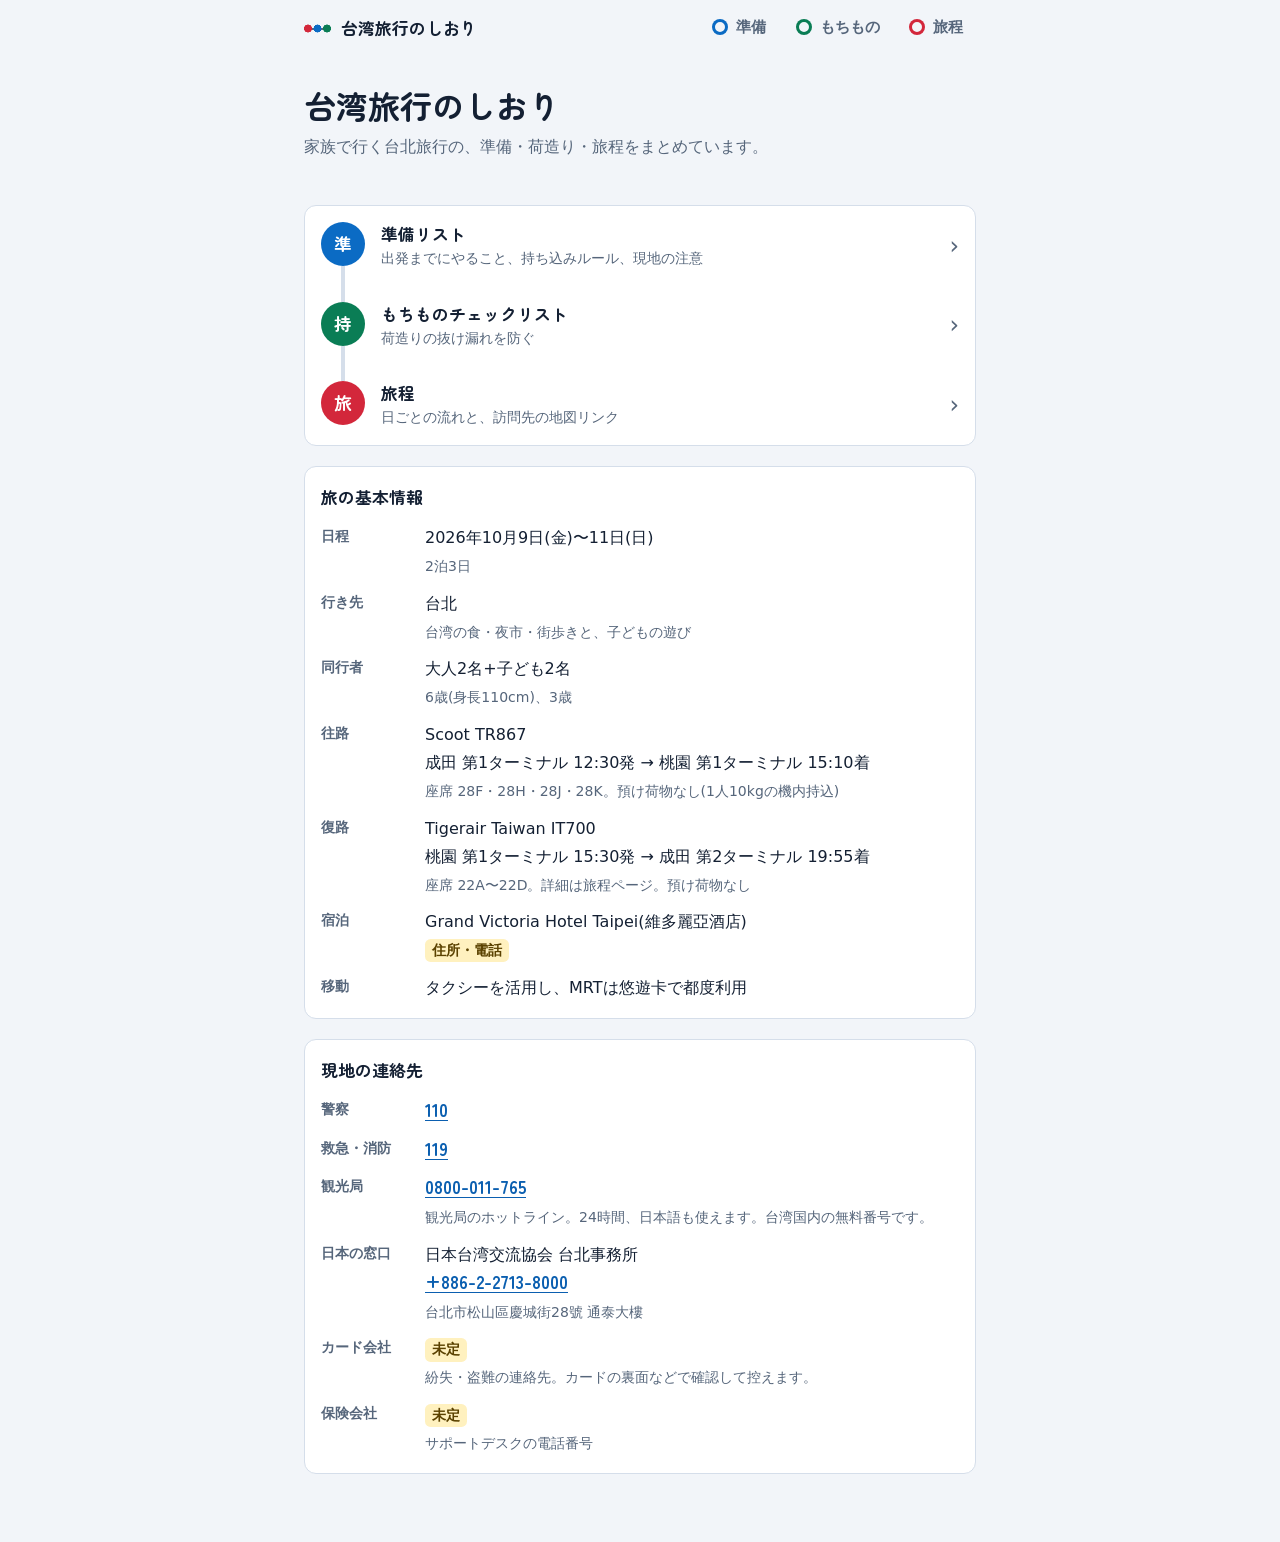
<file: index.html>
<!doctype html>
<html lang="ja">
<head>
  <meta charset="utf-8">
  <meta name="viewport" content="width=device-width, initial-scale=1">
  <title>台湾旅行のしおり</title>
  <meta name="description" content="家族で行く台北旅行(2026年10月9日〜11日)の、準備リスト・もちものチェックリスト・旅程をまとめたしおりです。">
  <meta name="theme-color" content="#f2f5f9" media="(prefers-color-scheme: light)">
  <meta name="theme-color" content="#0e1621" media="(prefers-color-scheme: dark)">
  <link rel="icon" href="assets/favicon.svg" type="image/svg+xml">
  <link rel="preconnect" href="https://fonts.googleapis.com">
  <link rel="preconnect" href="https://fonts.gstatic.com" crossorigin>
  <link rel="stylesheet" href="https://fonts.googleapis.com/css2?family=Zen+Maru+Gothic:wght@500;700&amp;display=swap">
  <link rel="stylesheet" href="assets/style.css">
  <script src="assets/app.js" defer></script>
</head>
<body data-page="home">
  <header class="site-header">
    <div class="site-header__inner">
      <a class="brand" href="index.html">台湾旅行のしおり</a>
      <nav class="tabs" aria-label="ページ切り替え">
        <a class="line-bl" href="prep.html">準備</a>
        <a class="line-g" href="packing.html">もちもの</a>
        <a class="line-r" href="itinerary.html">旅程</a>
      </nav>
    </div>
  </header>

  <main class="page">
    <section class="hero" aria-labelledby="title">
      <h1 id="title">台湾旅行のしおり</h1>
      <p class="lead">家族で行く台北旅行の、準備・荷造り・旅程をまとめています。</p>
    </section>

    <nav aria-label="しおりの内容">
      <ol class="route">
        <li class="line-bl"><a href="prep.html"><span class="badge" aria-hidden="true">準</span><span class="route__text"><span class="route__title">準備リスト</span><span class="route__desc">出発までにやること、持ち込みルール、現地の注意</span></span></a></li>
        <li class="line-g"><a href="packing.html"><span class="badge" aria-hidden="true">持</span><span class="route__text"><span class="route__title">もちものチェックリスト</span><span class="route__desc">荷造りの抜け漏れを防ぐ</span></span></a></li>
        <li class="line-r"><a href="itinerary.html"><span class="badge" aria-hidden="true">旅</span><span class="route__text"><span class="route__title">旅程</span><span class="route__desc">日ごとの流れと、訪問先の地図リンク</span></span></a></li>
      </ol>
    </nav>

    <section class="card" aria-labelledby="info-title">
      <h2 id="info-title">旅の基本情報</h2>
      <dl class="info">
        <dt>日程</dt><dd>2026年10月9日(金)〜11日(日)<br><span class="sub">2泊3日</span></dd>
        <dt>行き先</dt><dd>台北<br><span class="sub">台湾の食・夜市・街歩きと、子どもの遊び</span></dd>
        <dt>同行者</dt><dd>大人2名+子ども2名<br><span class="sub">6歳(身長110cm)、3歳</span></dd>
        <dt>往路</dt><dd>Scoot TR867<br>成田 第1ターミナル 12:30発 → 桃園 第1ターミナル 15:10着<br><span class="sub">座席 28F・28H・28J・28K。預け荷物なし(1人10kgの機内持込)</span></dd>
        <dt>復路</dt><dd>Tigerair Taiwan IT700<br>桃園 第1ターミナル 15:30発 → 成田 第2ターミナル 19:55着<br><span class="sub">座席 22A〜22D。詳細は旅程ページ。預け荷物なし</span></dd>
        <dt>宿泊</dt><dd>Grand Victoria Hotel Taipei(維多麗亞酒店)<br><span class="tbd">住所・電話</span></dd>
        <dt>移動</dt><dd>タクシーを活用し、MRTは悠遊卡で都度利用</dd>
      </dl>
    </section>

    <section class="card" aria-labelledby="sos-title">
      <h2 id="sos-title">現地の連絡先</h2>
      <dl class="info">
        <dt>警察</dt><dd><a class="num" href="tel:110">110</a></dd>
        <dt>救急・消防</dt><dd><a class="num" href="tel:119">119</a></dd>
        <dt>観光局</dt><dd><a class="num" href="tel:0800011765">0800-011-765</a><br><span class="sub">観光局のホットライン。24時間、日本語も使えます。台湾国内の無料番号です。</span></dd>
        <dt>日本の窓口</dt><dd>日本台湾交流協会 台北事務所<br><a class="num" href="tel:+886227138000">+886-2-2713-8000</a><br><span class="sub">台北市松山區慶城街28號 通泰大樓</span></dd>
        <dt>カード会社</dt><dd><span class="tbd">未定</span><br><span class="sub">紛失・盗難の連絡先。カードの裏面などで確認して控えます。</span></dd>
        <dt>保険会社</dt><dd><span class="tbd">未定</span><br><span class="sub">サポートデスクの電話番号</span></dd>
      </dl>
    </section>
  </main>
</body>
</html>
</file>
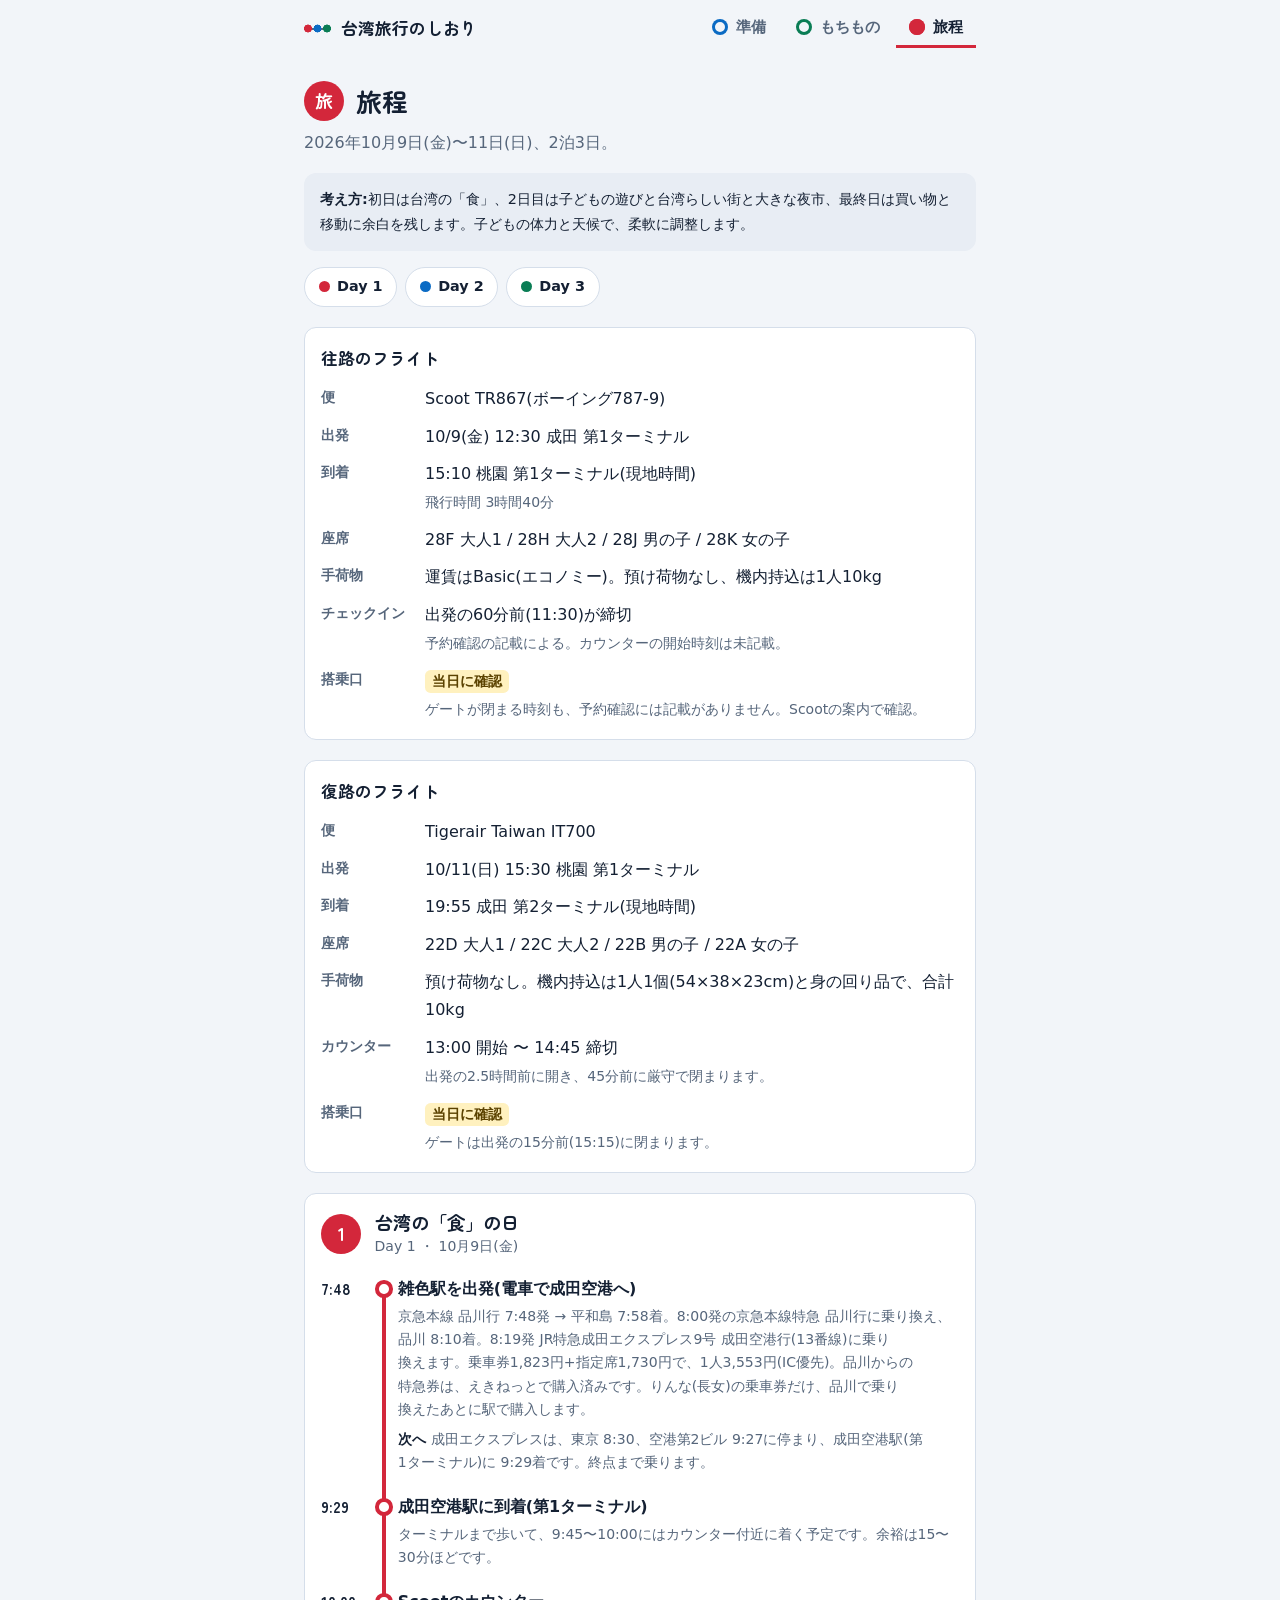
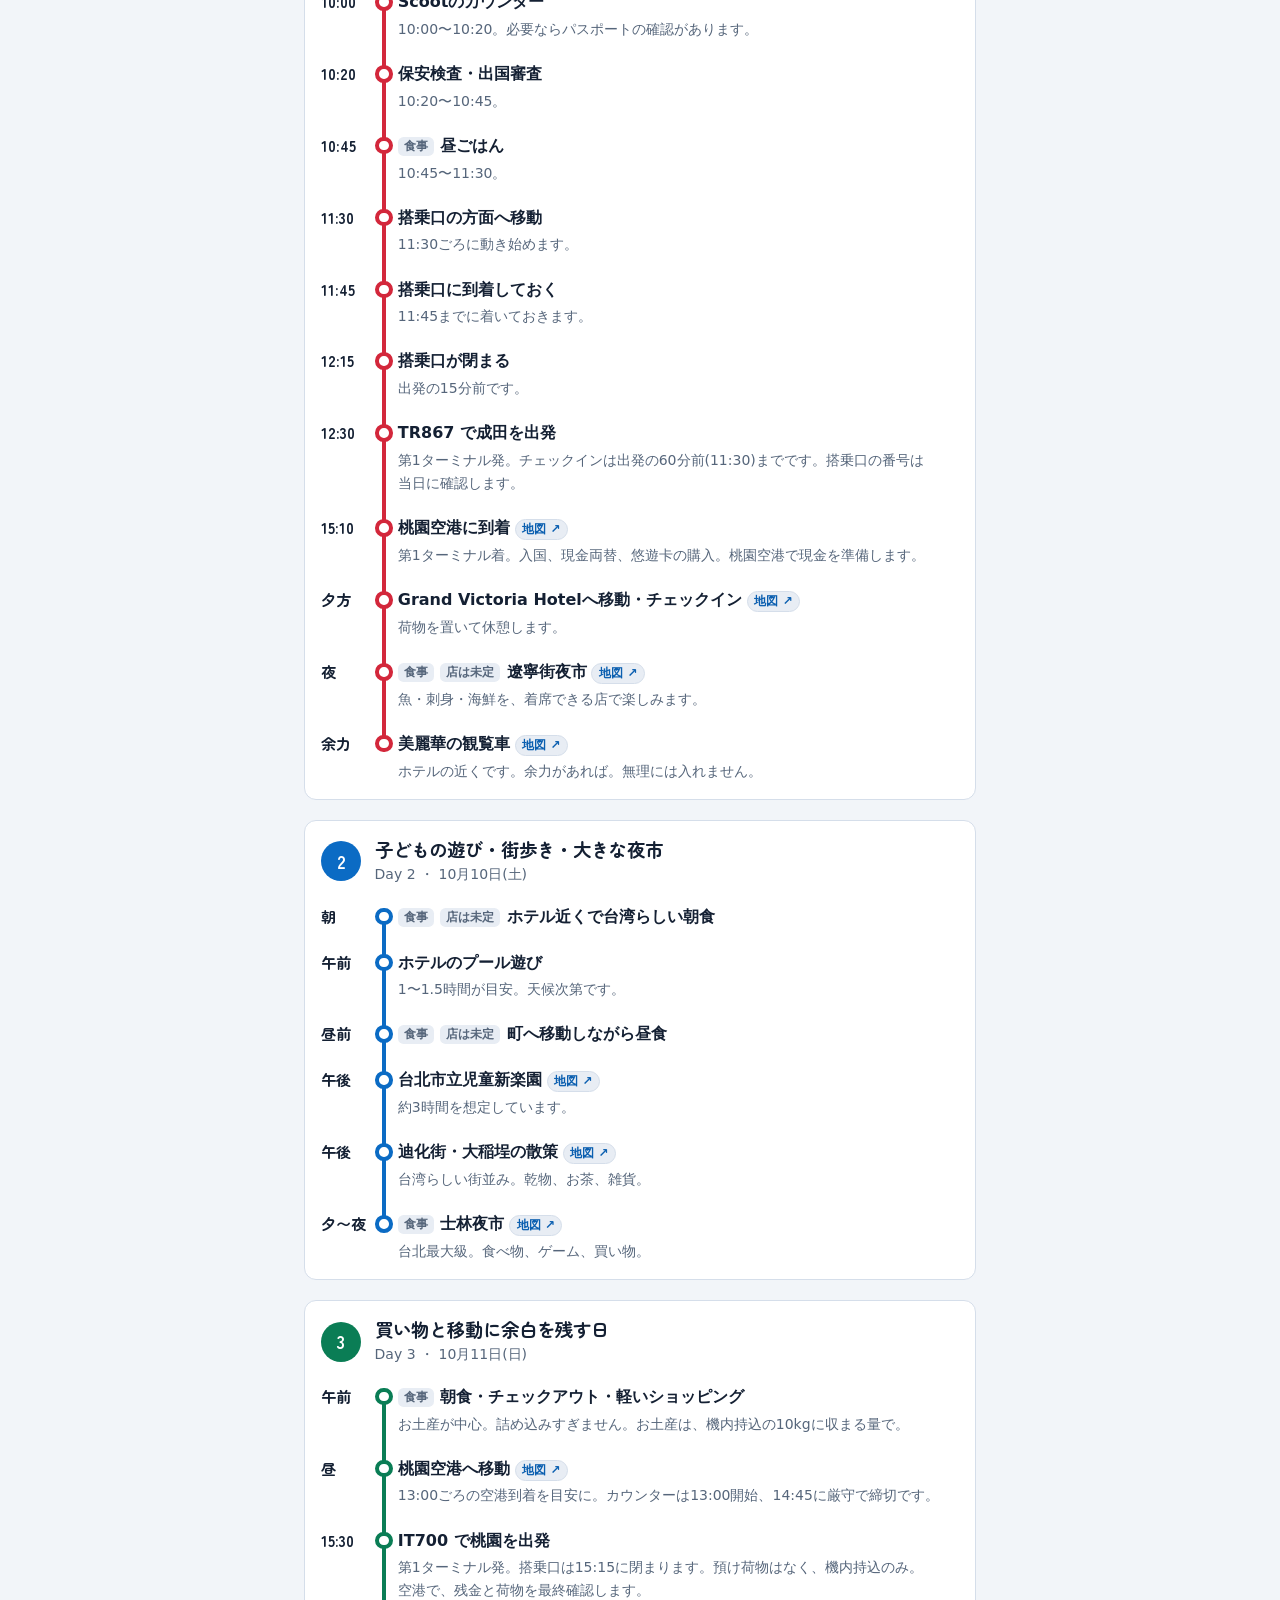
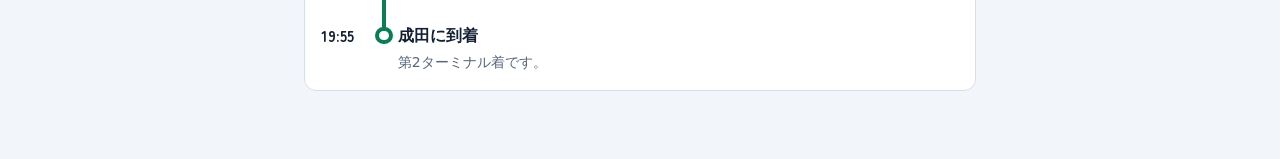
<file: itinerary.html>
<!doctype html>
<html lang="ja">
<head>
  <meta charset="utf-8">
  <meta name="viewport" content="width=device-width, initial-scale=1">
  <title>旅程 | 台湾旅行のしおり</title>
  <meta name="description" content="台湾旅行(2026年10月9日〜11日)の日ごとの旅程です。訪問先には地図へのリンクがあります。">
  <meta name="theme-color" content="#f2f5f9" media="(prefers-color-scheme: light)">
  <meta name="theme-color" content="#0e1621" media="(prefers-color-scheme: dark)">
  <link rel="icon" href="assets/favicon.svg" type="image/svg+xml">
  <link rel="preconnect" href="https://fonts.googleapis.com">
  <link rel="preconnect" href="https://fonts.gstatic.com" crossorigin>
  <link rel="stylesheet" href="https://fonts.googleapis.com/css2?family=Zen+Maru+Gothic:wght@500;700&amp;display=swap">
  <link rel="stylesheet" href="assets/style.css">
  <script src="assets/app.js" defer></script>
</head>
<body data-page="itinerary" class="line-r">
  <header class="site-header">
    <div class="site-header__inner">
      <a class="brand" href="index.html">台湾旅行のしおり</a>
      <nav class="tabs" aria-label="ページ切り替え">
        <a class="line-bl" href="prep.html">準備</a>
        <a class="line-g" href="packing.html">もちもの</a>
        <a class="line-r" href="itinerary.html" aria-current="page">旅程</a>
      </nav>
    </div>
  </header>

  <main class="page">
    <h1 class="page-title"><span class="badge" aria-hidden="true">旅</span>旅程</h1>
    <p class="lead">2026年10月9日(金)〜11日(日)、2泊3日。</p>
    <p class="notice"><strong>考え方:</strong>初日は台湾の「食」、2日目は子どもの遊びと台湾らしい街と大きな夜市、最終日は買い物と移動に余白を残します。子どもの体力と天候で、柔軟に調整します。</p>

    <ul class="chips" aria-label="日程へ移動">
      <li><a class="line-r" href="#day1">Day 1</a></li>
      <li><a class="line-bl" href="#day2">Day 2</a></li>
      <li><a class="line-g" href="#day3">Day 3</a></li>
    </ul>

    <section class="card" aria-labelledby="flight-out-title">
      <h2 id="flight-out-title">往路のフライト</h2>
      <dl class="info">
        <dt>便</dt>
        <dd>Scoot TR867(ボーイング787-9)</dd>
        <dt>出発</dt>
        <dd>10/9(金) 12:30 成田 第1ターミナル</dd>
        <dt>到着</dt>
        <dd>15:10 桃園 第1ターミナル(現地時間)<br><span class="sub">飛行時間 3時間40分</span></dd>
        <dt>座席</dt>
        <dd>28F 大人1 / 28H 大人2 / 28J 男の子 / 28K 女の子</dd>
        <dt>手荷物</dt>
        <dd>運賃はBasic(エコノミー)。預け荷物なし、機内持込は1人10kg</dd>
        <dt>チェックイン</dt>
        <dd>出発の60分前(11:30)が締切<br><span class="sub">予約確認の記載による。カウンターの開始時刻は未記載。</span></dd>
        <dt>搭乗口</dt>
        <dd><span class="tbd">当日に確認</span><br><span class="sub">ゲートが閉まる時刻も、予約確認には記載がありません。Scootの案内で確認。</span></dd>
      </dl>
    </section>
    <section class="card" aria-labelledby="flight-back-title">
      <h2 id="flight-back-title">復路のフライト</h2>
      <dl class="info">
        <dt>便</dt>
        <dd>Tigerair Taiwan IT700</dd>
        <dt>出発</dt>
        <dd>10/11(日) 15:30 桃園 第1ターミナル</dd>
        <dt>到着</dt>
        <dd>19:55 成田 第2ターミナル(現地時間)</dd>
        <dt>座席</dt>
        <dd>22D 大人1 / 22C 大人2 / 22B 男の子 / 22A 女の子</dd>
        <dt>手荷物</dt>
        <dd>預け荷物なし。機内持込は1人1個(54×38×23cm)と身の回り品で、合計10kg</dd>
        <dt>カウンター</dt>
        <dd>13:00 開始 〜 14:45 締切<br><span class="sub">出発の2.5時間前に開き、45分前に厳守で閉まります。</span></dd>
        <dt>搭乗口</dt>
        <dd><span class="tbd">当日に確認</span><br><span class="sub">ゲートは出発の15分前(15:15)に閉まります。</span></dd>
      </dl>
    </section>

    <section class="day line-r" id="day1" aria-labelledby="day1-title">
      <header class="day__head">
        <span class="badge" aria-hidden="true">1</span>
        <div>
          <h2 id="day1-title">台湾の「食」の日</h2>
          <p class="day__date">Day 1 ・ 10月9日(金)</p>
        </div>
      </header>
      <ol class="stops">
        <li class="stop">
          <span class="stop__time">7:48</span>
          <div class="stop__body">
            <p class="stop__title">雑色駅を出発(電車で成田空港へ)</p>
            <p class="stop__note">京急本線 品川行 7:48発 → 平和島 7:58着。8:00発の京急本線特急 品川行に乗り換え、品川 8:10着。8:19発 JR特急成田エクスプレス9号 成田空港行(13番線)に乗り換えます。乗車券1,823円+指定席1,730円で、1人3,553円(IC優先)。品川からの特急券は、えきねっとで購入済みです。りんな(長女)の乗車券だけ、品川で乗り換えたあとに駅で購入します。</p>
            <p class="stop__move">成田エクスプレスは、東京 8:30、空港第2ビル 9:27に停まり、成田空港駅(第1ターミナル)に 9:29着です。終点まで乗ります。</p>
          </div>
        </li>
        <li class="stop">
          <span class="stop__time">9:29</span>
          <div class="stop__body">
            <p class="stop__title">成田空港駅に到着(第1ターミナル)</p>
            <p class="stop__note">ターミナルまで歩いて、9:45〜10:00にはカウンター付近に着く予定です。余裕は15〜30分ほどです。</p>
          </div>
        </li>
        <li class="stop">
          <span class="stop__time">10:00</span>
          <div class="stop__body">
            <p class="stop__title">Scootのカウンター</p>
            <p class="stop__note">10:00〜10:20。必要ならパスポートの確認があります。</p>
          </div>
        </li>
        <li class="stop">
          <span class="stop__time">10:20</span>
          <div class="stop__body">
            <p class="stop__title">保安検査・出国審査</p>
            <p class="stop__note">10:20〜10:45。</p>
          </div>
        </li>
        <li class="stop">
          <span class="stop__time">10:45</span>
          <div class="stop__body">
            <p class="stop__title"><span class="tag">食事</span>昼ごはん</p>
            <p class="stop__note">10:45〜11:30。</p>
          </div>
        </li>
        <li class="stop">
          <span class="stop__time">11:30</span>
          <div class="stop__body">
            <p class="stop__title">搭乗口の方面へ移動</p>
            <p class="stop__note">11:30ごろに動き始めます。</p>
          </div>
        </li>
        <li class="stop">
          <span class="stop__time">11:45</span>
          <div class="stop__body">
            <p class="stop__title">搭乗口に到着しておく</p>
            <p class="stop__note">11:45までに着いておきます。</p>
          </div>
        </li>
        <li class="stop">
          <span class="stop__time">12:15</span>
          <div class="stop__body">
            <p class="stop__title">搭乗口が閉まる</p>
            <p class="stop__note">出発の15分前です。</p>
          </div>
        </li>
        <li class="stop">
          <span class="stop__time">12:30</span>
          <div class="stop__body">
            <p class="stop__title">TR867 で成田を出発</p>
            <p class="stop__note">第1ターミナル発。チェックインは出発の60分前(11:30)までです。搭乗口の番号は当日に確認します。</p>
          </div>
        </li>
        <li class="stop">
          <span class="stop__time">15:10</span>
          <div class="stop__body">
            <p class="stop__title">桃園空港に到着<a class="map" href="https://www.google.com/maps/search/?api=1&amp;query=桃園國際機場 第1航廈" target="_blank" rel="noopener">地図</a></p>
            <p class="stop__note">第1ターミナル着。入国、現金両替、悠遊卡の購入。桃園空港で現金を準備します。</p>
          </div>
        </li>
        <li class="stop">
          <span class="stop__time">夕方</span>
          <div class="stop__body">
            <p class="stop__title">Grand Victoria Hotelへ移動・チェックイン<a class="map" href="https://www.google.com/maps/search/?api=1&amp;query=台北維多麗亞酒店" target="_blank" rel="noopener">地図</a></p>
            <p class="stop__note">荷物を置いて休憩します。</p>
          </div>
        </li>
        <li class="stop">
          <span class="stop__time">夜</span>
          <div class="stop__body">
            <p class="stop__title"><span class="tag">食事</span><span class="tag">店は未定</span>遼寧街夜市<a class="map" href="https://www.google.com/maps/search/?api=1&amp;query=遼寧街夜市" target="_blank" rel="noopener">地図</a></p>
            <p class="stop__note">魚・刺身・海鮮を、着席できる店で楽しみます。</p>
          </div>
        </li>
        <li class="stop">
          <span class="stop__time">余力</span>
          <div class="stop__body">
            <p class="stop__title">美麗華の観覧車<a class="map" href="https://www.google.com/maps/search/?api=1&amp;query=美麗華百樂園 摩天輪" target="_blank" rel="noopener">地図</a></p>
            <p class="stop__note">ホテルの近くです。余力があれば。無理には入れません。</p>
          </div>
        </li>
      </ol>
    </section>

    <section class="day line-bl" id="day2" aria-labelledby="day2-title">
      <header class="day__head">
        <span class="badge" aria-hidden="true">2</span>
        <div>
          <h2 id="day2-title">子どもの遊び・街歩き・大きな夜市</h2>
          <p class="day__date">Day 2 ・ 10月10日(土)</p>
        </div>
      </header>
      <ol class="stops">
        <li class="stop">
          <span class="stop__time">朝</span>
          <div class="stop__body">
            <p class="stop__title"><span class="tag">食事</span><span class="tag">店は未定</span>ホテル近くで台湾らしい朝食</p>
          </div>
        </li>
        <li class="stop">
          <span class="stop__time">午前</span>
          <div class="stop__body">
            <p class="stop__title">ホテルのプール遊び</p>
            <p class="stop__note">1〜1.5時間が目安。天候次第です。</p>
          </div>
        </li>
        <li class="stop">
          <span class="stop__time">昼前</span>
          <div class="stop__body">
            <p class="stop__title"><span class="tag">食事</span><span class="tag">店は未定</span>町へ移動しながら昼食</p>
          </div>
        </li>
        <li class="stop">
          <span class="stop__time">午後</span>
          <div class="stop__body">
            <p class="stop__title">台北市立児童新楽園<a class="map" href="https://www.google.com/maps/search/?api=1&amp;query=臺北市立兒童新樂園" target="_blank" rel="noopener">地図</a></p>
            <p class="stop__note">約3時間を想定しています。</p>
          </div>
        </li>
        <li class="stop">
          <span class="stop__time">午後</span>
          <div class="stop__body">
            <p class="stop__title">迪化街・大稲埕の散策<a class="map" href="https://www.google.com/maps/search/?api=1&amp;query=迪化街" target="_blank" rel="noopener">地図</a></p>
            <p class="stop__note">台湾らしい街並み。乾物、お茶、雑貨。</p>
          </div>
        </li>
        <li class="stop">
          <span class="stop__time">夕〜夜</span>
          <div class="stop__body">
            <p class="stop__title"><span class="tag">食事</span>士林夜市<a class="map" href="https://www.google.com/maps/search/?api=1&amp;query=士林夜市" target="_blank" rel="noopener">地図</a></p>
            <p class="stop__note">台北最大級。食べ物、ゲーム、買い物。</p>
          </div>
        </li>
      </ol>
    </section>

    <section class="day line-g" id="day3" aria-labelledby="day3-title">
      <header class="day__head">
        <span class="badge" aria-hidden="true">3</span>
        <div>
          <h2 id="day3-title">買い物と移動に余白を残す日</h2>
          <p class="day__date">Day 3 ・ 10月11日(日)</p>
        </div>
      </header>
      <ol class="stops">
        <li class="stop">
          <span class="stop__time">午前</span>
          <div class="stop__body">
            <p class="stop__title"><span class="tag">食事</span>朝食・チェックアウト・軽いショッピング</p>
            <p class="stop__note">お土産が中心。詰め込みすぎません。お土産は、機内持込の10kgに収まる量で。</p>
          </div>
        </li>
        <li class="stop">
          <span class="stop__time">昼</span>
          <div class="stop__body">
            <p class="stop__title">桃園空港へ移動<a class="map" href="https://www.google.com/maps/search/?api=1&amp;query=桃園國際機場 第1航廈" target="_blank" rel="noopener">地図</a></p>
            <p class="stop__note">13:00ごろの空港到着を目安に。カウンターは13:00開始、14:45に厳守で締切です。</p>
          </div>
        </li>
        <li class="stop">
          <span class="stop__time">15:30</span>
          <div class="stop__body">
            <p class="stop__title">IT700 で桃園を出発</p>
            <p class="stop__note">第1ターミナル発。搭乗口は15:15に閉まります。預け荷物はなく、機内持込のみ。空港で、残金と荷物を最終確認します。</p>
          </div>
        </li>
        <li class="stop">
          <span class="stop__time">19:55</span>
          <div class="stop__body">
            <p class="stop__title">成田に到着</p>
            <p class="stop__note">第2ターミナル着です。</p>
          </div>
        </li>
      </ol>
    </section>
  </main>
</body>
</html>
</file>
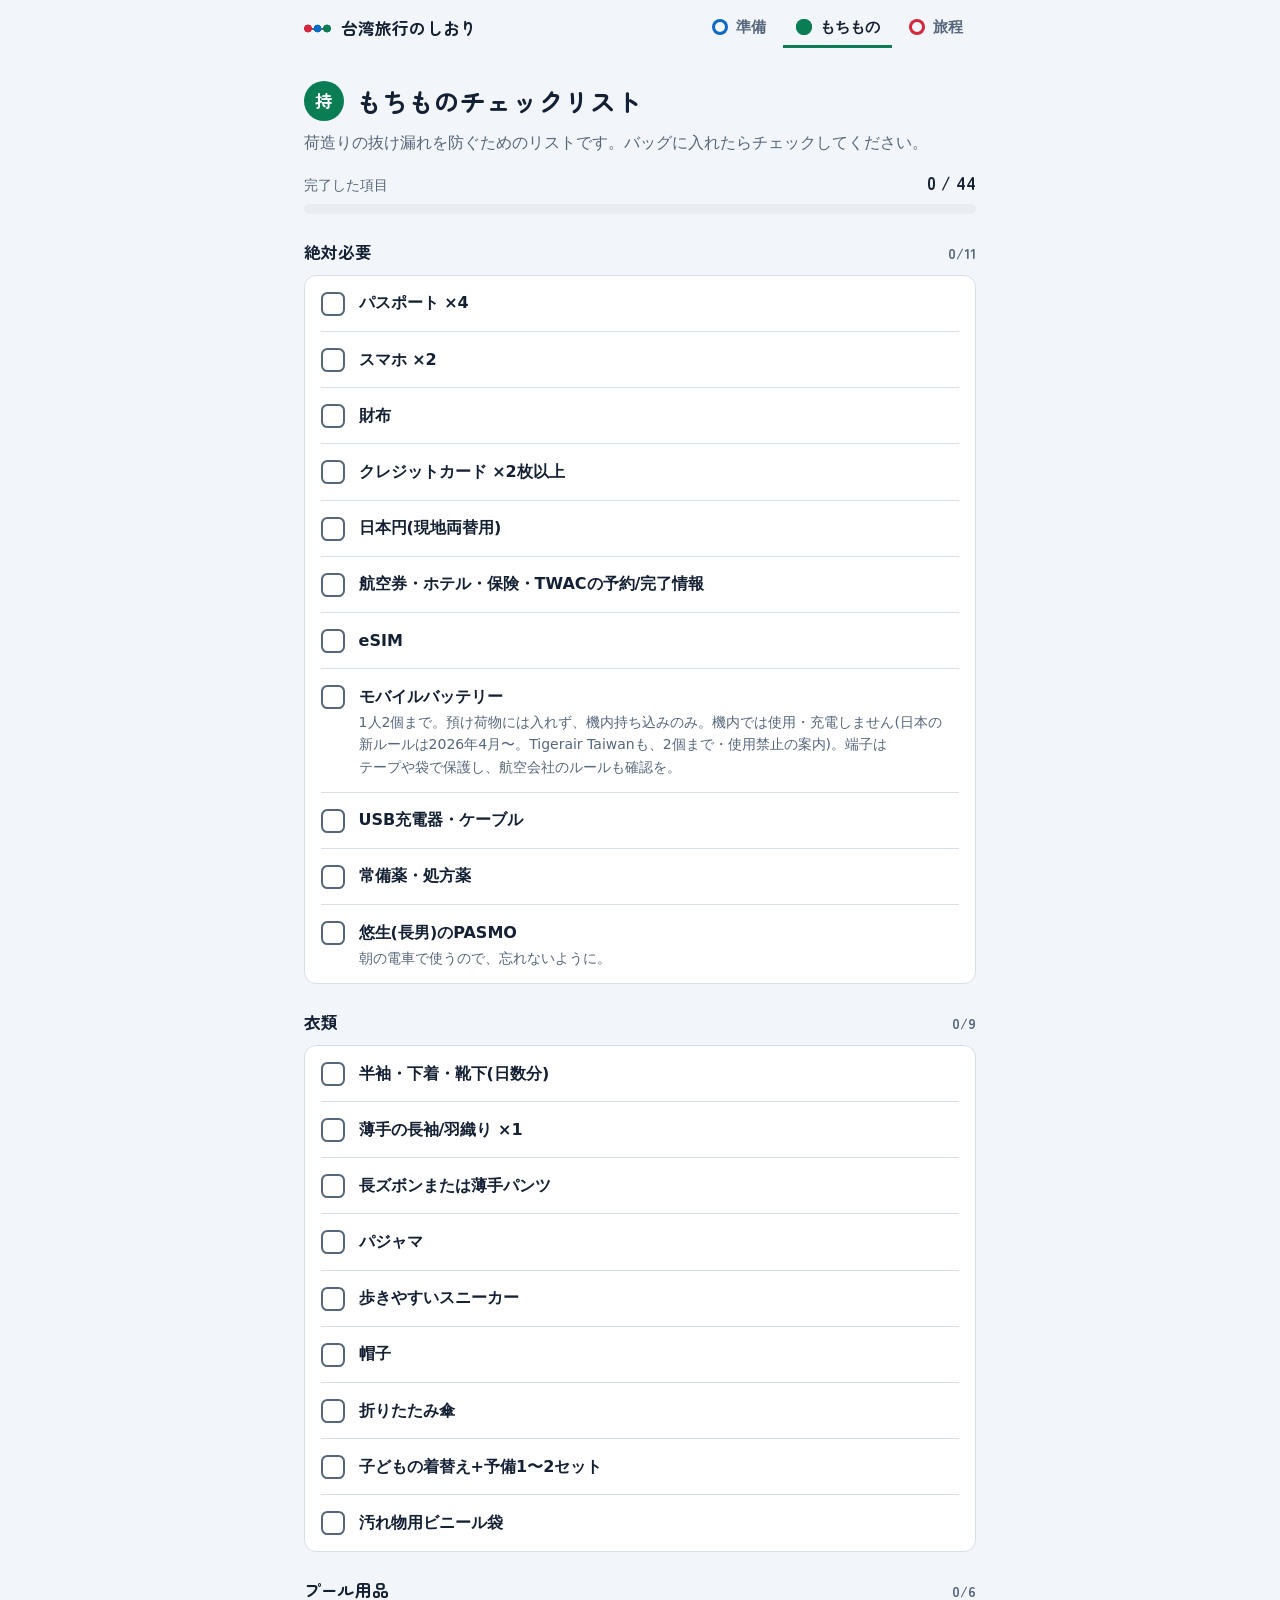
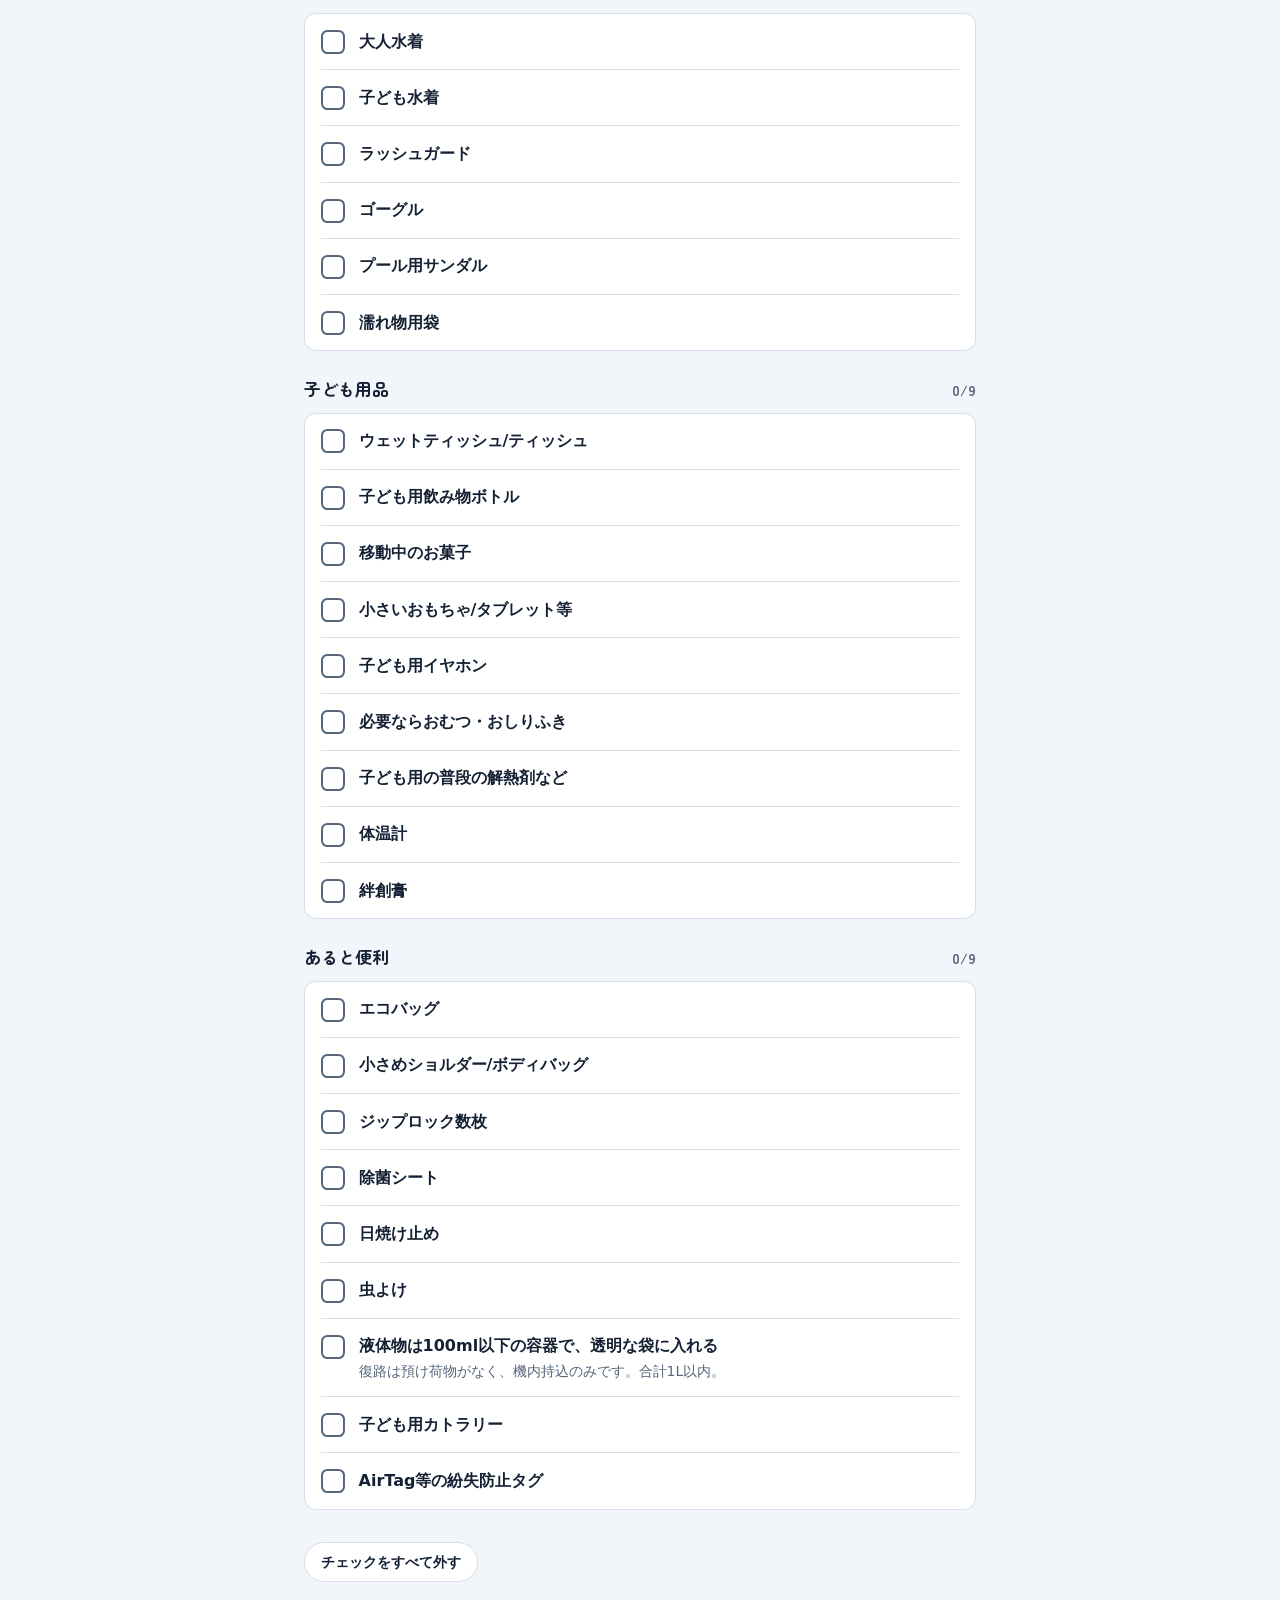
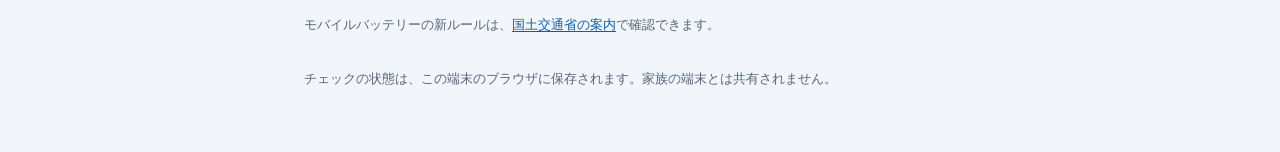
<file: packing.html>
<!doctype html>
<html lang="ja">
<head>
  <meta charset="utf-8">
  <meta name="viewport" content="width=device-width, initial-scale=1">
  <title>もちものチェックリスト | 台湾旅行のしおり</title>
  <meta name="description" content="台湾旅行の荷造りで、持ち物の抜け漏れを防ぐチェックリストです。">
  <meta name="theme-color" content="#f2f5f9" media="(prefers-color-scheme: light)">
  <meta name="theme-color" content="#0e1621" media="(prefers-color-scheme: dark)">
  <link rel="icon" href="assets/favicon.svg" type="image/svg+xml">
  <link rel="preconnect" href="https://fonts.googleapis.com">
  <link rel="preconnect" href="https://fonts.gstatic.com" crossorigin>
  <link rel="stylesheet" href="https://fonts.googleapis.com/css2?family=Zen+Maru+Gothic:wght@500;700&amp;display=swap">
  <link rel="stylesheet" href="assets/style.css">
  <script src="assets/app.js" defer></script>
</head>
<body data-page="packing" class="line-g">
  <header class="site-header">
    <div class="site-header__inner">
      <a class="brand" href="index.html">台湾旅行のしおり</a>
      <nav class="tabs" aria-label="ページ切り替え">
        <a class="line-bl" href="prep.html">準備</a>
        <a class="line-g" href="packing.html" aria-current="page">もちもの</a>
        <a class="line-r" href="itinerary.html">旅程</a>
      </nav>
    </div>
  </header>

  <main class="page">
    <h1 class="page-title"><span class="badge" aria-hidden="true">持</span>もちものチェックリスト</h1>
    <p class="lead">荷造りの抜け漏れを防ぐためのリストです。バッグに入れたらチェックしてください。</p>

    <div class="progress" aria-live="polite">
      <div class="progress__row"><span>完了した項目</span><strong class="progress__num" data-progress-text>0 / 0</strong></div>
      <progress class="bar" data-progress-bar value="0" max="1" aria-label="完了した項目の割合"></progress>
    </div>

      <section class="group" id="must" data-group aria-labelledby="must-title">
        <h2 class="group__title" id="must-title"><span>絶対必要</span><span class="count" data-count></span></h2>
        <ul class="checklist">
          <li>
            <label class="check">
              <input type="checkbox">
              <span class="check__body">
                <span class="check__title">パスポート ×4</span>
              </span>
            </label>
          </li>
          <li>
            <label class="check">
              <input type="checkbox">
              <span class="check__body">
                <span class="check__title">スマホ ×2</span>
              </span>
            </label>
          </li>
          <li>
            <label class="check">
              <input type="checkbox">
              <span class="check__body">
                <span class="check__title">財布</span>
              </span>
            </label>
          </li>
          <li>
            <label class="check">
              <input type="checkbox">
              <span class="check__body">
                <span class="check__title">クレジットカード ×2枚以上</span>
              </span>
            </label>
          </li>
          <li>
            <label class="check">
              <input type="checkbox">
              <span class="check__body">
                <span class="check__title">日本円(現地両替用)</span>
              </span>
            </label>
          </li>
          <li>
            <label class="check">
              <input type="checkbox">
              <span class="check__body">
                <span class="check__title">航空券・ホテル・保険・TWACの予約/完了情報</span>
              </span>
            </label>
          </li>
          <li>
            <label class="check">
              <input type="checkbox">
              <span class="check__body">
                <span class="check__title">eSIM</span>
              </span>
            </label>
          </li>
          <li>
            <label class="check">
              <input type="checkbox">
              <span class="check__body">
                <span class="check__title">モバイルバッテリー</span>
                <span class="check__note">1人2個まで。預け荷物には入れず、機内持ち込みのみ。機内では使用・充電しません(日本の新ルールは2026年4月〜。Tigerair Taiwanも、2個まで・使用禁止の案内)。端子はテープや袋で保護し、航空会社のルールも確認を。</span>
              </span>
            </label>
          </li>
          <li>
            <label class="check">
              <input type="checkbox">
              <span class="check__body">
                <span class="check__title">USB充電器・ケーブル</span>
              </span>
            </label>
          </li>
          <li>
            <label class="check">
              <input type="checkbox">
              <span class="check__body">
                <span class="check__title">常備薬・処方薬</span>
              </span>
            </label>
          </li>
          <li>
            <label class="check">
              <input type="checkbox">
              <span class="check__body">
                <span class="check__title">悠生(長男)のPASMO</span>
                <span class="check__note">朝の電車で使うので、忘れないように。</span>
              </span>
            </label>
          </li>
        </ul>
      </section>

      <section class="group" id="clothes" data-group aria-labelledby="clothes-title">
        <h2 class="group__title" id="clothes-title"><span>衣類</span><span class="count" data-count></span></h2>
        <ul class="checklist">
          <li>
            <label class="check">
              <input type="checkbox">
              <span class="check__body">
                <span class="check__title">半袖・下着・靴下(日数分)</span>
              </span>
            </label>
          </li>
          <li>
            <label class="check">
              <input type="checkbox">
              <span class="check__body">
                <span class="check__title">薄手の長袖/羽織り ×1</span>
              </span>
            </label>
          </li>
          <li>
            <label class="check">
              <input type="checkbox">
              <span class="check__body">
                <span class="check__title">長ズボンまたは薄手パンツ</span>
              </span>
            </label>
          </li>
          <li>
            <label class="check">
              <input type="checkbox">
              <span class="check__body">
                <span class="check__title">パジャマ</span>
              </span>
            </label>
          </li>
          <li>
            <label class="check">
              <input type="checkbox">
              <span class="check__body">
                <span class="check__title">歩きやすいスニーカー</span>
              </span>
            </label>
          </li>
          <li>
            <label class="check">
              <input type="checkbox">
              <span class="check__body">
                <span class="check__title">帽子</span>
              </span>
            </label>
          </li>
          <li>
            <label class="check">
              <input type="checkbox">
              <span class="check__body">
                <span class="check__title">折りたたみ傘</span>
              </span>
            </label>
          </li>
          <li>
            <label class="check">
              <input type="checkbox">
              <span class="check__body">
                <span class="check__title">子どもの着替え+予備1〜2セット</span>
              </span>
            </label>
          </li>
          <li>
            <label class="check">
              <input type="checkbox">
              <span class="check__body">
                <span class="check__title">汚れ物用ビニール袋</span>
              </span>
            </label>
          </li>
        </ul>
      </section>

      <section class="group" id="pool" data-group aria-labelledby="pool-title">
        <h2 class="group__title" id="pool-title"><span>プール用品</span><span class="count" data-count></span></h2>
        <ul class="checklist">
          <li>
            <label class="check">
              <input type="checkbox">
              <span class="check__body">
                <span class="check__title">大人水着</span>
              </span>
            </label>
          </li>
          <li>
            <label class="check">
              <input type="checkbox">
              <span class="check__body">
                <span class="check__title">子ども水着</span>
              </span>
            </label>
          </li>
          <li>
            <label class="check">
              <input type="checkbox">
              <span class="check__body">
                <span class="check__title">ラッシュガード</span>
              </span>
            </label>
          </li>
          <li>
            <label class="check">
              <input type="checkbox">
              <span class="check__body">
                <span class="check__title">ゴーグル</span>
              </span>
            </label>
          </li>
          <li>
            <label class="check">
              <input type="checkbox">
              <span class="check__body">
                <span class="check__title">プール用サンダル</span>
              </span>
            </label>
          </li>
          <li>
            <label class="check">
              <input type="checkbox">
              <span class="check__body">
                <span class="check__title">濡れ物用袋</span>
              </span>
            </label>
          </li>
        </ul>
      </section>

      <section class="group" id="kids" data-group aria-labelledby="kids-title">
        <h2 class="group__title" id="kids-title"><span>子ども用品</span><span class="count" data-count></span></h2>
        <ul class="checklist">
          <li>
            <label class="check">
              <input type="checkbox">
              <span class="check__body">
                <span class="check__title">ウェットティッシュ/ティッシュ</span>
              </span>
            </label>
          </li>
          <li>
            <label class="check">
              <input type="checkbox">
              <span class="check__body">
                <span class="check__title">子ども用飲み物ボトル</span>
              </span>
            </label>
          </li>
          <li>
            <label class="check">
              <input type="checkbox">
              <span class="check__body">
                <span class="check__title">移動中のお菓子</span>
              </span>
            </label>
          </li>
          <li>
            <label class="check">
              <input type="checkbox">
              <span class="check__body">
                <span class="check__title">小さいおもちゃ/タブレット等</span>
              </span>
            </label>
          </li>
          <li>
            <label class="check">
              <input type="checkbox">
              <span class="check__body">
                <span class="check__title">子ども用イヤホン</span>
              </span>
            </label>
          </li>
          <li>
            <label class="check">
              <input type="checkbox">
              <span class="check__body">
                <span class="check__title">必要ならおむつ・おしりふき</span>
              </span>
            </label>
          </li>
          <li>
            <label class="check">
              <input type="checkbox">
              <span class="check__body">
                <span class="check__title">子ども用の普段の解熱剤など</span>
              </span>
            </label>
          </li>
          <li>
            <label class="check">
              <input type="checkbox">
              <span class="check__body">
                <span class="check__title">体温計</span>
              </span>
            </label>
          </li>
          <li>
            <label class="check">
              <input type="checkbox">
              <span class="check__body">
                <span class="check__title">絆創膏</span>
              </span>
            </label>
          </li>
        </ul>
      </section>

      <section class="group" id="handy" data-group aria-labelledby="handy-title">
        <h2 class="group__title" id="handy-title"><span>あると便利</span><span class="count" data-count></span></h2>
        <ul class="checklist">
          <li>
            <label class="check">
              <input type="checkbox">
              <span class="check__body">
                <span class="check__title">エコバッグ</span>
              </span>
            </label>
          </li>
          <li>
            <label class="check">
              <input type="checkbox">
              <span class="check__body">
                <span class="check__title">小さめショルダー/ボディバッグ</span>
              </span>
            </label>
          </li>
          <li>
            <label class="check">
              <input type="checkbox">
              <span class="check__body">
                <span class="check__title">ジップロック数枚</span>
              </span>
            </label>
          </li>
          <li>
            <label class="check">
              <input type="checkbox">
              <span class="check__body">
                <span class="check__title">除菌シート</span>
              </span>
            </label>
          </li>
          <li>
            <label class="check">
              <input type="checkbox">
              <span class="check__body">
                <span class="check__title">日焼け止め</span>
              </span>
            </label>
          </li>
          <li>
            <label class="check">
              <input type="checkbox">
              <span class="check__body">
                <span class="check__title">虫よけ</span>
              </span>
            </label>
          </li>
          <li>
            <label class="check">
              <input type="checkbox">
              <span class="check__body">
                <span class="check__title">液体物は100ml以下の容器で、透明な袋に入れる</span>
                <span class="check__note">復路は預け荷物がなく、機内持込のみです。合計1L以内。</span>
              </span>
            </label>
          </li>
          <li>
            <label class="check">
              <input type="checkbox">
              <span class="check__body">
                <span class="check__title">子ども用カトラリー</span>
              </span>
            </label>
          </li>
          <li>
            <label class="check">
              <input type="checkbox">
              <span class="check__body">
                <span class="check__title">AirTag等の紛失防止タグ</span>
              </span>
            </label>
          </li>
        </ul>
      </section>

    <div class="reset-row">
      <button type="button" class="btn" data-reset>チェックをすべて外す</button>
    </div>

    <p class="page-foot">モバイルバッテリーの新ルールは、<a href="https://www.mlit.go.jp/report/press/kouku10_hh_000310.html" target="_blank" rel="noopener">国土交通省の案内</a>で確認できます。</p>

    <p class="page-foot">チェックの状態は、この端末のブラウザに保存されます。家族の端末とは共有されません。</p>
  </main>
</body>
</html>
</file>
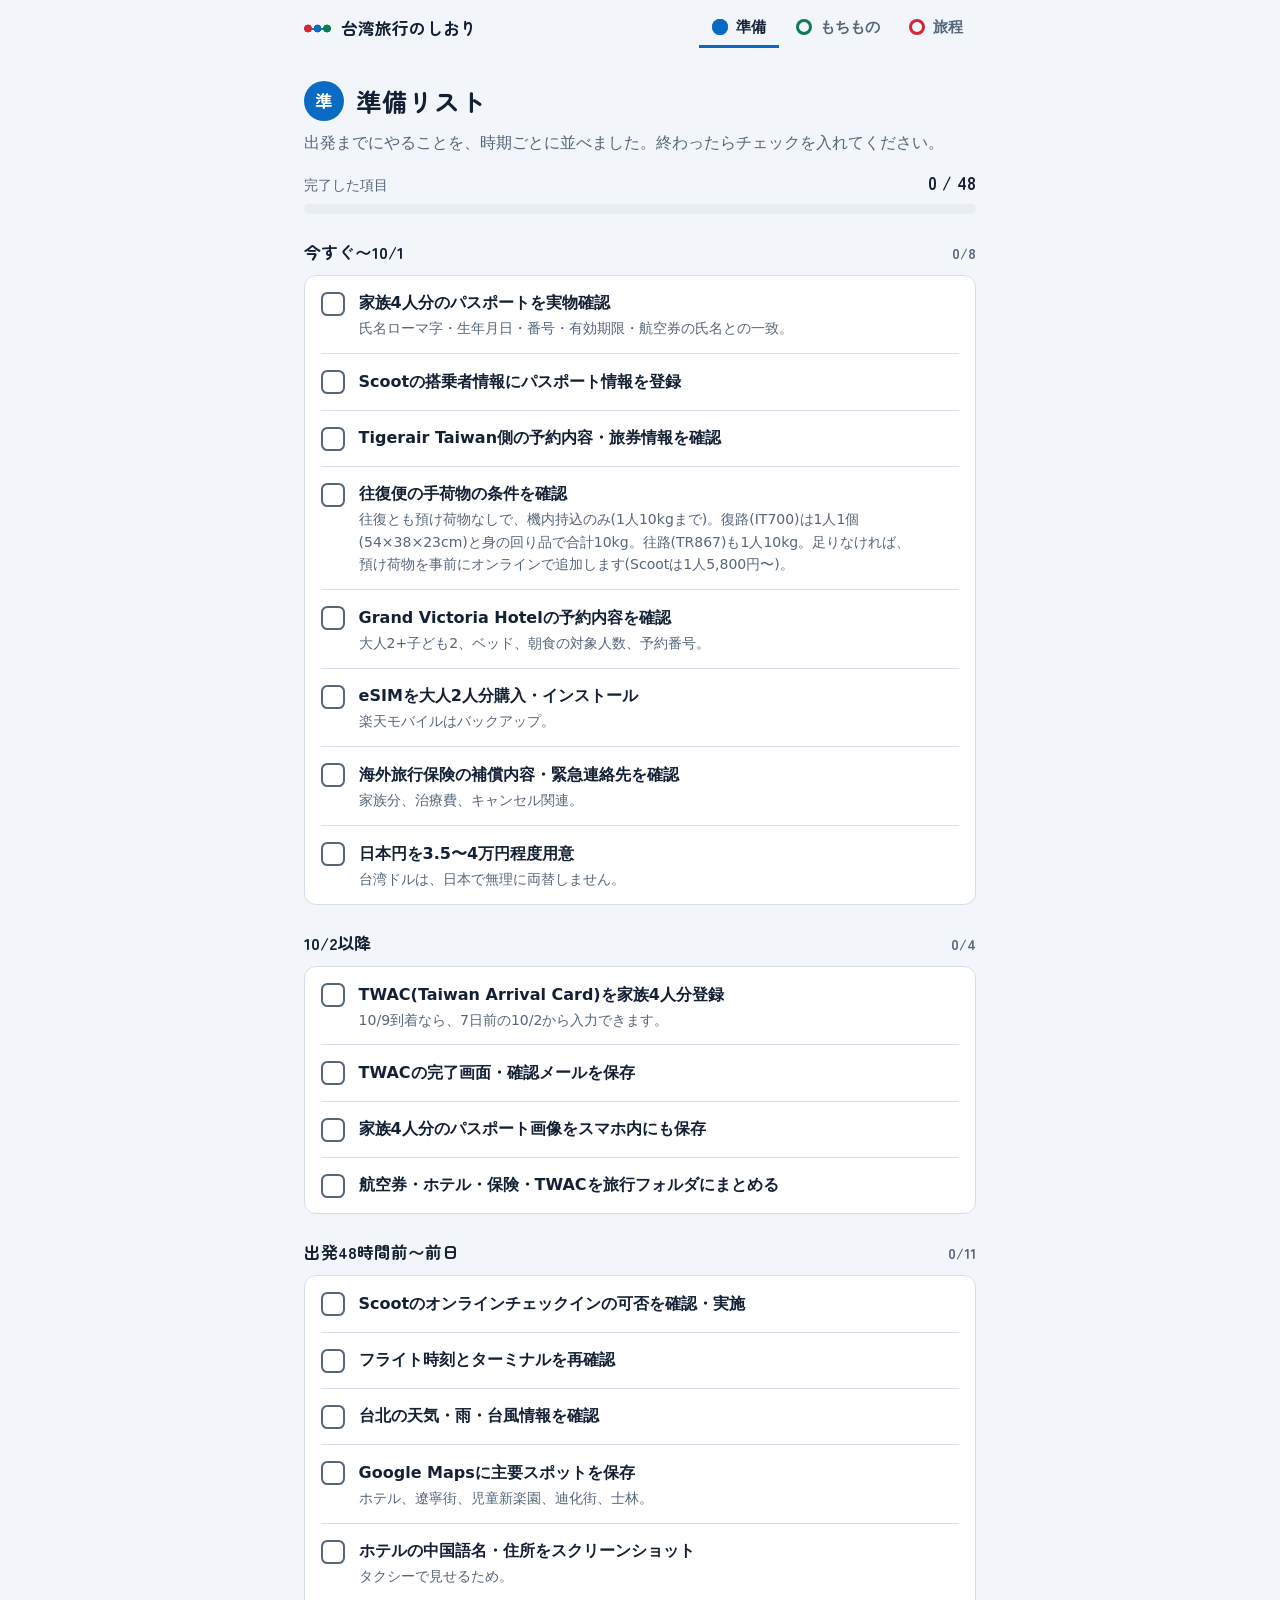
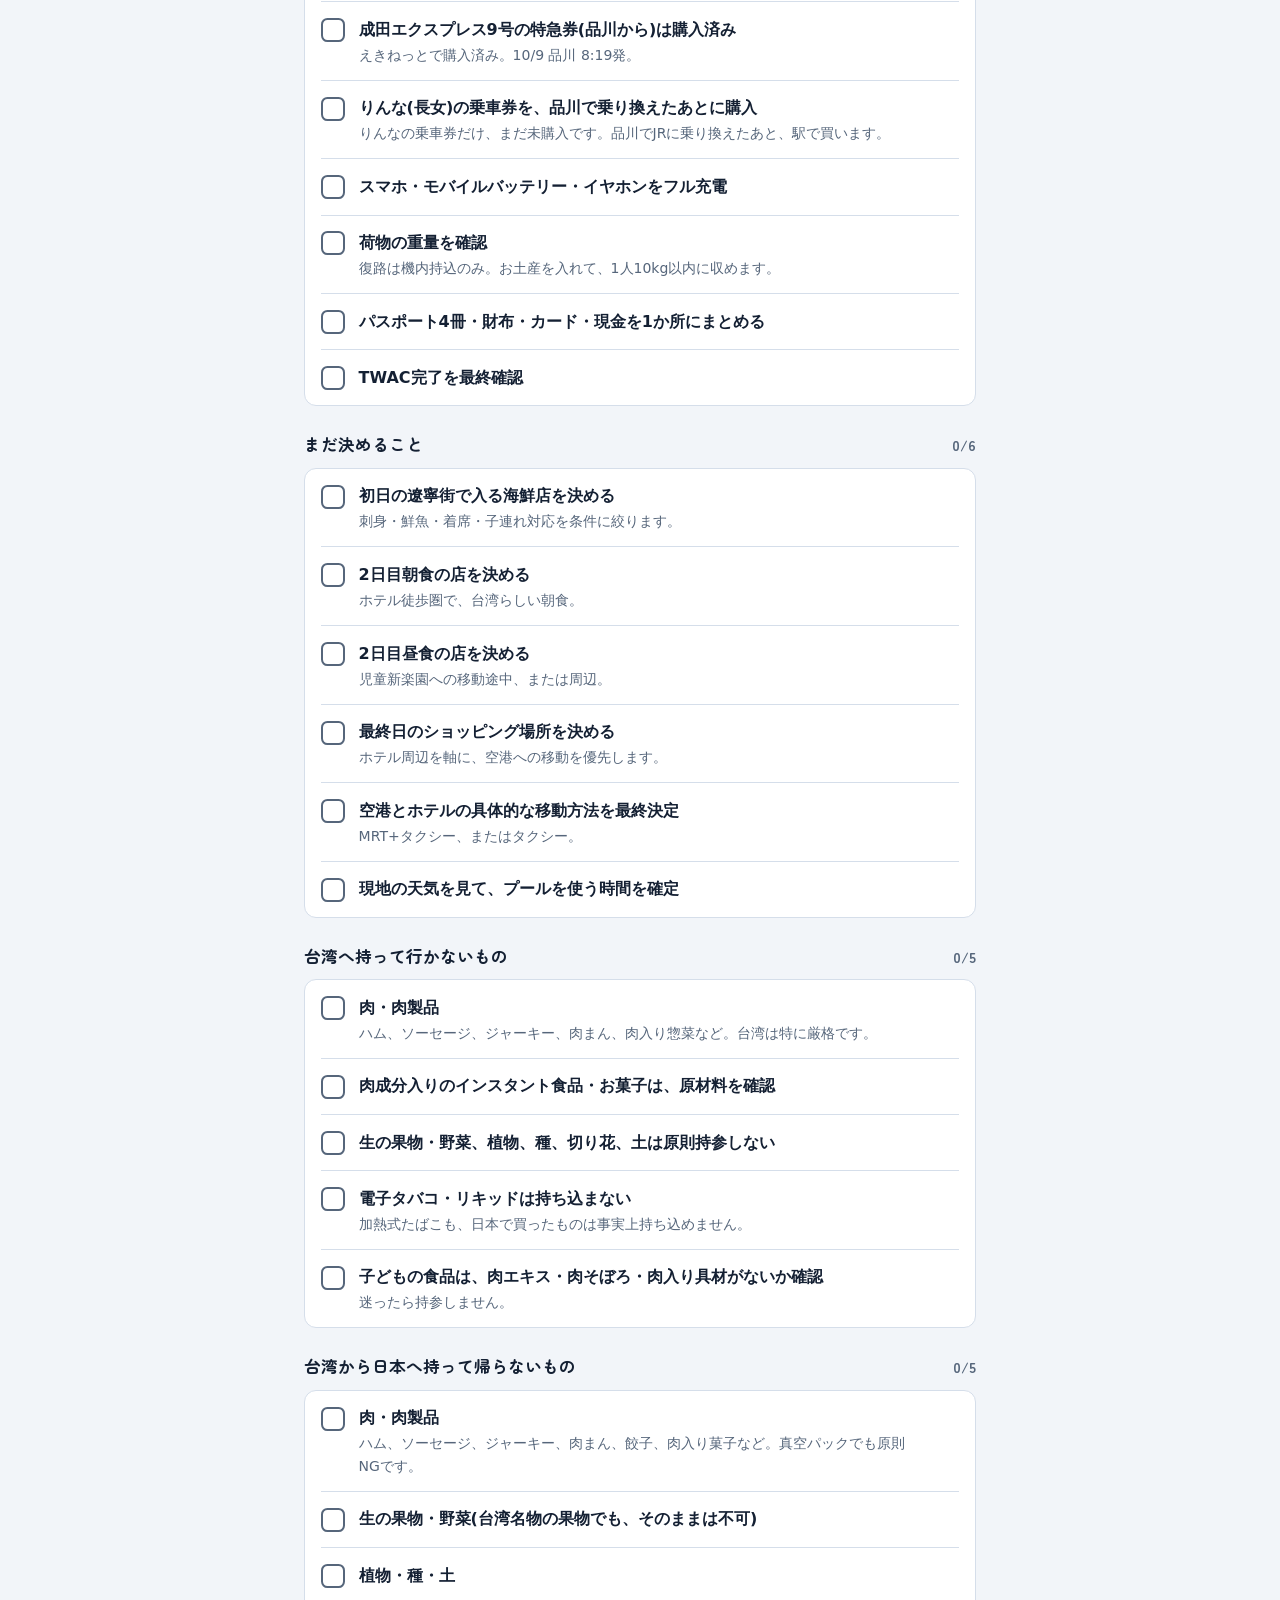
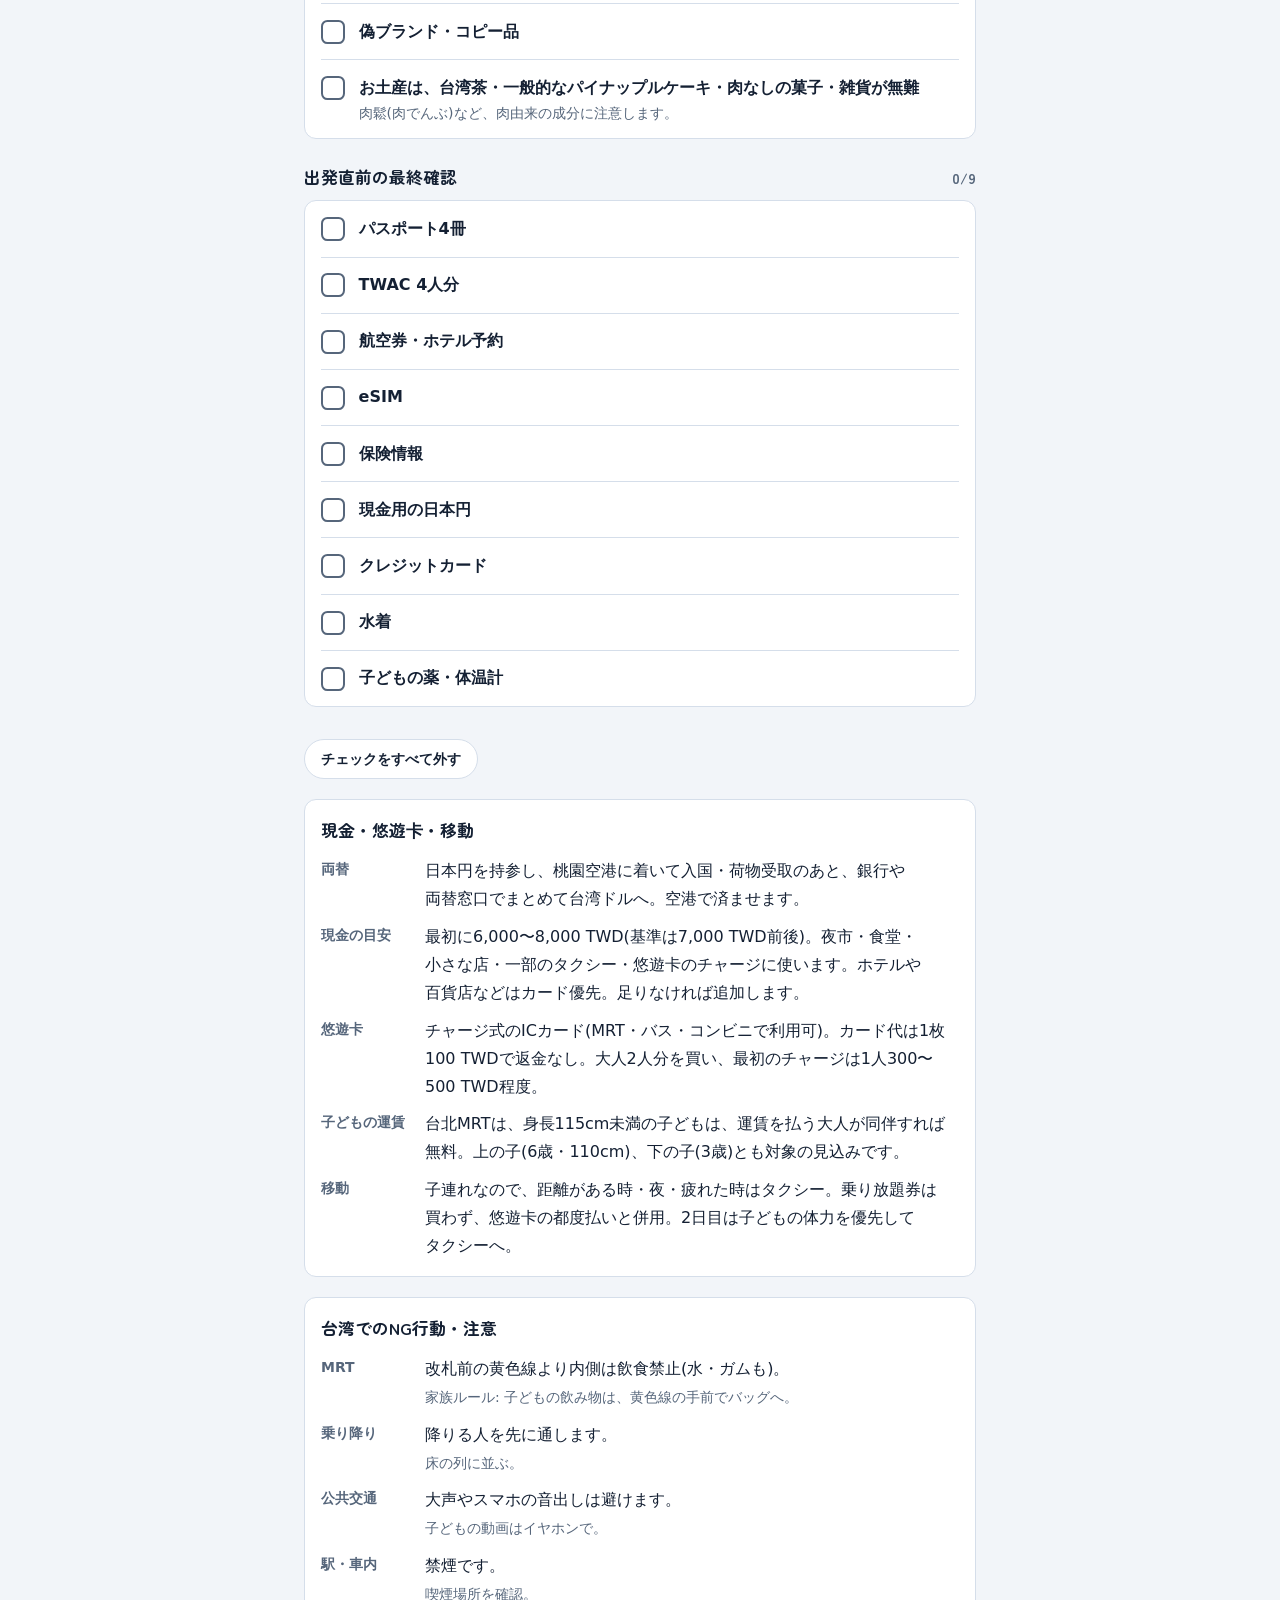
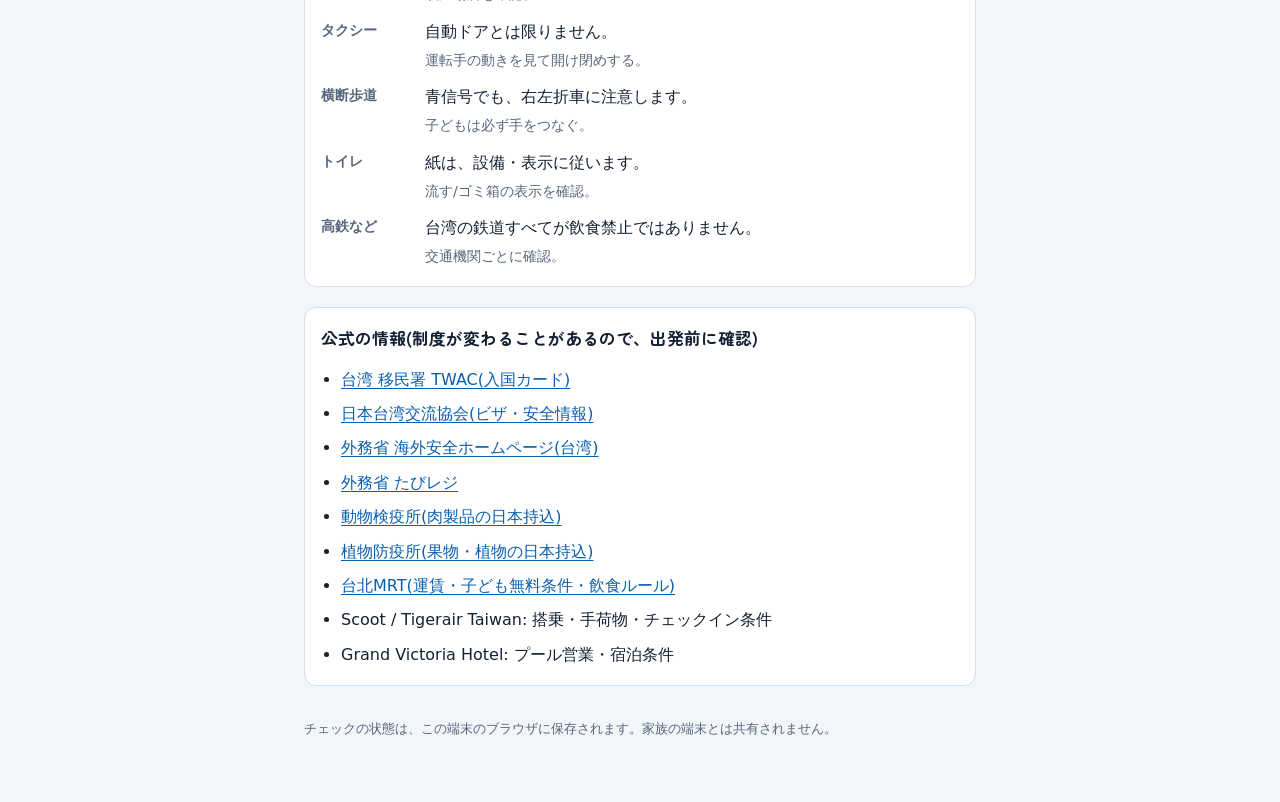
<file: prep.html>
<!doctype html>
<html lang="ja">
<head>
  <meta charset="utf-8">
  <meta name="viewport" content="width=device-width, initial-scale=1">
  <title>準備リスト | 台湾旅行のしおり</title>
  <meta name="description" content="台湾旅行の出発までにやること、持ち込みルール、現地の注意点をまとめたチェックリストです。">
  <meta name="theme-color" content="#f2f5f9" media="(prefers-color-scheme: light)">
  <meta name="theme-color" content="#0e1621" media="(prefers-color-scheme: dark)">
  <link rel="icon" href="assets/favicon.svg" type="image/svg+xml">
  <link rel="preconnect" href="https://fonts.googleapis.com">
  <link rel="preconnect" href="https://fonts.gstatic.com" crossorigin>
  <link rel="stylesheet" href="https://fonts.googleapis.com/css2?family=Zen+Maru+Gothic:wght@500;700&amp;display=swap">
  <link rel="stylesheet" href="assets/style.css">
  <script src="assets/app.js" defer></script>
</head>
<body data-page="prep" class="line-bl">
  <header class="site-header">
    <div class="site-header__inner">
      <a class="brand" href="index.html">台湾旅行のしおり</a>
      <nav class="tabs" aria-label="ページ切り替え">
        <a class="line-bl" href="prep.html" aria-current="page">準備</a>
        <a class="line-g" href="packing.html">もちもの</a>
        <a class="line-r" href="itinerary.html">旅程</a>
      </nav>
    </div>
  </header>

  <main class="page">
    <h1 class="page-title"><span class="badge" aria-hidden="true">準</span>準備リスト</h1>
    <p class="lead">出発までにやることを、時期ごとに並べました。終わったらチェックを入れてください。</p>

    <div class="progress" aria-live="polite">
      <div class="progress__row"><span>完了した項目</span><strong class="progress__num" data-progress-text>0 / 0</strong></div>
      <progress class="bar" data-progress-bar value="0" max="1" aria-label="完了した項目の割合"></progress>
    </div>

      <section class="group" id="now" data-group aria-labelledby="now-title">
        <h2 class="group__title" id="now-title"><span>今すぐ〜10/1</span><span class="count" data-count></span></h2>
        <ul class="checklist">
          <li>
            <label class="check">
              <input type="checkbox">
              <span class="check__body">
                <span class="check__title">家族4人分のパスポートを実物確認</span>
                <span class="check__note">氏名ローマ字・生年月日・番号・有効期限・航空券の氏名との一致。</span>
              </span>
            </label>
          </li>
          <li>
            <label class="check">
              <input type="checkbox">
              <span class="check__body">
                <span class="check__title">Scootの搭乗者情報にパスポート情報を登録</span>
              </span>
            </label>
          </li>
          <li>
            <label class="check">
              <input type="checkbox">
              <span class="check__body">
                <span class="check__title">Tigerair Taiwan側の予約内容・旅券情報を確認</span>
              </span>
            </label>
          </li>
          <li>
            <label class="check">
              <input type="checkbox">
              <span class="check__body">
                <span class="check__title">往復便の手荷物の条件を確認</span>
                <span class="check__note">往復とも預け荷物なしで、機内持込のみ(1人10kgまで)。復路(IT700)は1人1個(54×38×23cm)と身の回り品で合計10kg。往路(TR867)も1人10kg。足りなければ、預け荷物を事前にオンラインで追加します(Scootは1人5,800円〜)。</span>
              </span>
            </label>
          </li>
          <li>
            <label class="check">
              <input type="checkbox">
              <span class="check__body">
                <span class="check__title">Grand Victoria Hotelの予約内容を確認</span>
                <span class="check__note">大人2+子ども2、ベッド、朝食の対象人数、予約番号。</span>
              </span>
            </label>
          </li>
          <li>
            <label class="check">
              <input type="checkbox">
              <span class="check__body">
                <span class="check__title">eSIMを大人2人分購入・インストール</span>
                <span class="check__note">楽天モバイルはバックアップ。</span>
              </span>
            </label>
          </li>
          <li>
            <label class="check">
              <input type="checkbox">
              <span class="check__body">
                <span class="check__title">海外旅行保険の補償内容・緊急連絡先を確認</span>
                <span class="check__note">家族分、治療費、キャンセル関連。</span>
              </span>
            </label>
          </li>
          <li>
            <label class="check">
              <input type="checkbox">
              <span class="check__body">
                <span class="check__title">日本円を3.5〜4万円程度用意</span>
                <span class="check__note">台湾ドルは、日本で無理に両替しません。</span>
              </span>
            </label>
          </li>
        </ul>
      </section>

      <section class="group" id="oct2" data-group aria-labelledby="oct2-title">
        <h2 class="group__title" id="oct2-title"><span>10/2以降</span><span class="count" data-count></span></h2>
        <ul class="checklist">
          <li>
            <label class="check">
              <input type="checkbox">
              <span class="check__body">
                <span class="check__title">TWAC(Taiwan Arrival Card)を家族4人分登録</span>
                <span class="check__note">10/9到着なら、7日前の10/2から入力できます。</span>
              </span>
            </label>
          </li>
          <li>
            <label class="check">
              <input type="checkbox">
              <span class="check__body">
                <span class="check__title">TWACの完了画面・確認メールを保存</span>
              </span>
            </label>
          </li>
          <li>
            <label class="check">
              <input type="checkbox">
              <span class="check__body">
                <span class="check__title">家族4人分のパスポート画像をスマホ内にも保存</span>
              </span>
            </label>
          </li>
          <li>
            <label class="check">
              <input type="checkbox">
              <span class="check__body">
                <span class="check__title">航空券・ホテル・保険・TWACを旅行フォルダにまとめる</span>
              </span>
            </label>
          </li>
        </ul>
      </section>

      <section class="group" id="before" data-group aria-labelledby="before-title">
        <h2 class="group__title" id="before-title"><span>出発48時間前〜前日</span><span class="count" data-count></span></h2>
        <ul class="checklist">
          <li>
            <label class="check">
              <input type="checkbox">
              <span class="check__body">
                <span class="check__title">Scootのオンラインチェックインの可否を確認・実施</span>
              </span>
            </label>
          </li>
          <li>
            <label class="check">
              <input type="checkbox">
              <span class="check__body">
                <span class="check__title">フライト時刻とターミナルを再確認</span>
              </span>
            </label>
          </li>
          <li>
            <label class="check">
              <input type="checkbox">
              <span class="check__body">
                <span class="check__title">台北の天気・雨・台風情報を確認</span>
              </span>
            </label>
          </li>
          <li>
            <label class="check">
              <input type="checkbox">
              <span class="check__body">
                <span class="check__title">Google Mapsに主要スポットを保存</span>
                <span class="check__note">ホテル、遼寧街、児童新楽園、迪化街、士林。</span>
              </span>
            </label>
          </li>
          <li>
            <label class="check">
              <input type="checkbox">
              <span class="check__body">
                <span class="check__title">ホテルの中国語名・住所をスクリーンショット</span>
                <span class="check__note">タクシーで見せるため。</span>
              </span>
            </label>
          </li>
          <li>
            <label class="check">
              <input type="checkbox">
              <span class="check__body">
                <span class="check__title">成田エクスプレス9号の特急券(品川から)は購入済み</span>
                <span class="check__note">えきねっとで購入済み。10/9 品川 8:19発。</span>
              </span>
            </label>
          </li>
          <li>
            <label class="check">
              <input type="checkbox">
              <span class="check__body">
                <span class="check__title">りんな(長女)の乗車券を、品川で乗り換えたあとに購入</span>
                <span class="check__note">りんなの乗車券だけ、まだ未購入です。品川でJRに乗り換えたあと、駅で買います。</span>
              </span>
            </label>
          </li>
          <li>
            <label class="check">
              <input type="checkbox">
              <span class="check__body">
                <span class="check__title">スマホ・モバイルバッテリー・イヤホンをフル充電</span>
              </span>
            </label>
          </li>
          <li>
            <label class="check">
              <input type="checkbox">
              <span class="check__body">
                <span class="check__title">荷物の重量を確認</span>
                <span class="check__note">復路は機内持込のみ。お土産を入れて、1人10kg以内に収めます。</span>
              </span>
            </label>
          </li>
          <li>
            <label class="check">
              <input type="checkbox">
              <span class="check__body">
                <span class="check__title">パスポート4冊・財布・カード・現金を1か所にまとめる</span>
              </span>
            </label>
          </li>
          <li>
            <label class="check">
              <input type="checkbox">
              <span class="check__body">
                <span class="check__title">TWAC完了を最終確認</span>
              </span>
            </label>
          </li>
        </ul>
      </section>

      <section class="group" id="decide" data-group aria-labelledby="decide-title">
        <h2 class="group__title" id="decide-title"><span>まだ決めること</span><span class="count" data-count></span></h2>
        <ul class="checklist">
          <li>
            <label class="check">
              <input type="checkbox">
              <span class="check__body">
                <span class="check__title">初日の遼寧街で入る海鮮店を決める</span>
                <span class="check__note">刺身・鮮魚・着席・子連れ対応を条件に絞ります。</span>
              </span>
            </label>
          </li>
          <li>
            <label class="check">
              <input type="checkbox">
              <span class="check__body">
                <span class="check__title">2日目朝食の店を決める</span>
                <span class="check__note">ホテル徒歩圏で、台湾らしい朝食。</span>
              </span>
            </label>
          </li>
          <li>
            <label class="check">
              <input type="checkbox">
              <span class="check__body">
                <span class="check__title">2日目昼食の店を決める</span>
                <span class="check__note">児童新楽園への移動途中、または周辺。</span>
              </span>
            </label>
          </li>
          <li>
            <label class="check">
              <input type="checkbox">
              <span class="check__body">
                <span class="check__title">最終日のショッピング場所を決める</span>
                <span class="check__note">ホテル周辺を軸に、空港への移動を優先します。</span>
              </span>
            </label>
          </li>
          <li>
            <label class="check">
              <input type="checkbox">
              <span class="check__body">
                <span class="check__title">空港とホテルの具体的な移動方法を最終決定</span>
                <span class="check__note">MRT+タクシー、またはタクシー。</span>
              </span>
            </label>
          </li>
          <li>
            <label class="check">
              <input type="checkbox">
              <span class="check__body">
                <span class="check__title">現地の天気を見て、プールを使う時間を確定</span>
              </span>
            </label>
          </li>
        </ul>
      </section>

      <section class="group" id="ng-to" data-group aria-labelledby="ng-to-title">
        <h2 class="group__title" id="ng-to-title"><span>台湾へ持って行かないもの</span><span class="count" data-count></span></h2>
        <ul class="checklist">
          <li>
            <label class="check">
              <input type="checkbox">
              <span class="check__body">
                <span class="check__title">肉・肉製品</span>
                <span class="check__note">ハム、ソーセージ、ジャーキー、肉まん、肉入り惣菜など。台湾は特に厳格です。</span>
              </span>
            </label>
          </li>
          <li>
            <label class="check">
              <input type="checkbox">
              <span class="check__body">
                <span class="check__title">肉成分入りのインスタント食品・お菓子は、原材料を確認</span>
              </span>
            </label>
          </li>
          <li>
            <label class="check">
              <input type="checkbox">
              <span class="check__body">
                <span class="check__title">生の果物・野菜、植物、種、切り花、土は原則持参しない</span>
              </span>
            </label>
          </li>
          <li>
            <label class="check">
              <input type="checkbox">
              <span class="check__body">
                <span class="check__title">電子タバコ・リキッドは持ち込まない</span>
                <span class="check__note">加熱式たばこも、日本で買ったものは事実上持ち込めません。</span>
              </span>
            </label>
          </li>
          <li>
            <label class="check">
              <input type="checkbox">
              <span class="check__body">
                <span class="check__title">子どもの食品は、肉エキス・肉そぼろ・肉入り具材がないか確認</span>
                <span class="check__note">迷ったら持参しません。</span>
              </span>
            </label>
          </li>
        </ul>
      </section>

      <section class="group" id="ng-back" data-group aria-labelledby="ng-back-title">
        <h2 class="group__title" id="ng-back-title"><span>台湾から日本へ持って帰らないもの</span><span class="count" data-count></span></h2>
        <ul class="checklist">
          <li>
            <label class="check">
              <input type="checkbox">
              <span class="check__body">
                <span class="check__title">肉・肉製品</span>
                <span class="check__note">ハム、ソーセージ、ジャーキー、肉まん、餃子、肉入り菓子など。真空パックでも原則NGです。</span>
              </span>
            </label>
          </li>
          <li>
            <label class="check">
              <input type="checkbox">
              <span class="check__body">
                <span class="check__title">生の果物・野菜(台湾名物の果物でも、そのままは不可)</span>
              </span>
            </label>
          </li>
          <li>
            <label class="check">
              <input type="checkbox">
              <span class="check__body">
                <span class="check__title">植物・種・土</span>
              </span>
            </label>
          </li>
          <li>
            <label class="check">
              <input type="checkbox">
              <span class="check__body">
                <span class="check__title">偽ブランド・コピー品</span>
              </span>
            </label>
          </li>
          <li>
            <label class="check">
              <input type="checkbox">
              <span class="check__body">
                <span class="check__title">お土産は、台湾茶・一般的なパイナップルケーキ・肉なしの菓子・雑貨が無難</span>
                <span class="check__note">肉鬆(肉でんぶ)など、肉由来の成分に注意します。</span>
              </span>
            </label>
          </li>
        </ul>
      </section>

      <section class="group" id="last" data-group aria-labelledby="last-title">
        <h2 class="group__title" id="last-title"><span>出発直前の最終確認</span><span class="count" data-count></span></h2>
        <ul class="checklist">
          <li>
            <label class="check">
              <input type="checkbox">
              <span class="check__body">
                <span class="check__title">パスポート4冊</span>
              </span>
            </label>
          </li>
          <li>
            <label class="check">
              <input type="checkbox">
              <span class="check__body">
                <span class="check__title">TWAC 4人分</span>
              </span>
            </label>
          </li>
          <li>
            <label class="check">
              <input type="checkbox">
              <span class="check__body">
                <span class="check__title">航空券・ホテル予約</span>
              </span>
            </label>
          </li>
          <li>
            <label class="check">
              <input type="checkbox">
              <span class="check__body">
                <span class="check__title">eSIM</span>
              </span>
            </label>
          </li>
          <li>
            <label class="check">
              <input type="checkbox">
              <span class="check__body">
                <span class="check__title">保険情報</span>
              </span>
            </label>
          </li>
          <li>
            <label class="check">
              <input type="checkbox">
              <span class="check__body">
                <span class="check__title">現金用の日本円</span>
              </span>
            </label>
          </li>
          <li>
            <label class="check">
              <input type="checkbox">
              <span class="check__body">
                <span class="check__title">クレジットカード</span>
              </span>
            </label>
          </li>
          <li>
            <label class="check">
              <input type="checkbox">
              <span class="check__body">
                <span class="check__title">水着</span>
              </span>
            </label>
          </li>
          <li>
            <label class="check">
              <input type="checkbox">
              <span class="check__body">
                <span class="check__title">子どもの薬・体温計</span>
              </span>
            </label>
          </li>
        </ul>
      </section>

    <div class="reset-row">
      <button type="button" class="btn" data-reset>チェックをすべて外す</button>
    </div>

    <section class="card" aria-labelledby="cash-title">
      <h2 id="cash-title">現金・悠遊卡・移動</h2>
      <dl class="info">
        <dt>両替</dt>
        <dd>日本円を持参し、桃園空港に着いて入国・荷物受取のあと、銀行や両替窓口でまとめて台湾ドルへ。空港で済ませます。</dd>
        <dt>現金の目安</dt>
        <dd>最初に6,000〜8,000 TWD(基準は7,000 TWD前後)。夜市・食堂・小さな店・一部のタクシー・悠遊卡のチャージに使います。ホテルや百貨店などはカード優先。足りなければ追加します。</dd>
        <dt>悠遊卡</dt>
        <dd>チャージ式のICカード(MRT・バス・コンビニで利用可)。カード代は1枚100 TWDで返金なし。大人2人分を買い、最初のチャージは1人300〜500 TWD程度。</dd>
        <dt>子どもの運賃</dt>
        <dd>台北MRTは、身長115cm未満の子どもは、運賃を払う大人が同伴すれば無料。上の子(6歳・110cm)、下の子(3歳)とも対象の見込みです。</dd>
        <dt>移動</dt>
        <dd>子連れなので、距離がある時・夜・疲れた時はタクシー。乗り放題券は買わず、悠遊卡の都度払いと併用。2日目は子どもの体力を優先してタクシーへ。</dd>
      </dl>
    </section>
    <section class="card" aria-labelledby="rules-title">
      <h2 id="rules-title">台湾でのNG行動・注意</h2>
      <dl class="info">
        <dt>MRT</dt>
        <dd>改札前の黄色線より内側は飲食禁止(水・ガムも)。<br><span class="sub">家族ルール: 子どもの飲み物は、黄色線の手前でバッグへ。</span></dd>
        <dt>乗り降り</dt>
        <dd>降りる人を先に通します。<br><span class="sub">床の列に並ぶ。</span></dd>
        <dt>公共交通</dt>
        <dd>大声やスマホの音出しは避けます。<br><span class="sub">子どもの動画はイヤホンで。</span></dd>
        <dt>駅・車内</dt>
        <dd>禁煙です。<br><span class="sub">喫煙場所を確認。</span></dd>
        <dt>タクシー</dt>
        <dd>自動ドアとは限りません。<br><span class="sub">運転手の動きを見て開け閉めする。</span></dd>
        <dt>横断歩道</dt>
        <dd>青信号でも、右左折車に注意します。<br><span class="sub">子どもは必ず手をつなぐ。</span></dd>
        <dt>トイレ</dt>
        <dd>紙は、設備・表示に従います。<br><span class="sub">流す/ゴミ箱の表示を確認。</span></dd>
        <dt>高鉄など</dt>
        <dd>台湾の鉄道すべてが飲食禁止ではありません。<br><span class="sub">交通機関ごとに確認。</span></dd>
      </dl>
    </section>

    <section class="card" aria-labelledby="refs-title">
      <h2 id="refs-title">公式の情報(制度が変わることがあるので、出発前に確認)</h2>
      <ul class="refs">
        <li><a href="https://twac.immigration.gov.tw/" target="_blank" rel="noopener">台湾 移民署 TWAC(入国カード)</a></li>
        <li><a href="https://www.koryu.or.jp/" target="_blank" rel="noopener">日本台湾交流協会(ビザ・安全情報)</a></li>
        <li><a href="https://www.anzen.mofa.go.jp/info/pcsafetymeasure_008.html" target="_blank" rel="noopener">外務省 海外安全ホームページ(台湾)</a></li>
        <li><a href="https://www.ezairyu.mofa.go.jp/tabireg/" target="_blank" rel="noopener">外務省 たびレジ</a></li>
        <li><a href="https://www.maff.go.jp/aqs/tetuzuki/qanda/souvenir.html" target="_blank" rel="noopener">動物検疫所(肉製品の日本持込)</a></li>
        <li><a href="https://www.maff.go.jp/pps/" target="_blank" rel="noopener">植物防疫所(果物・植物の日本持込)</a></li>
        <li><a href="https://www.metro.taipei/" target="_blank" rel="noopener">台北MRT(運賃・子ども無料条件・飲食ルール)</a></li>
        <li>Scoot / Tigerair Taiwan: 搭乗・手荷物・チェックイン条件</li>
        <li>Grand Victoria Hotel: プール営業・宿泊条件</li>
      </ul>
    </section>

    <p class="page-foot">チェックの状態は、この端末のブラウザに保存されます。家族の端末とは共有されません。</p>
  </main>
</body>
</html>
</file>
<file: assets/style.css>
/* 台湾旅行のしおり
   レイアウトの考え方: 1カラム。台北MRTの路線図を下敷きにして、
   旅程の各日を「路線」(路線色)、訪問先を「駅」(丸いノード)として縦に並べる。
   チェックリストは指で押しやすい大きな行にする。 */

:root {
  --bg: #f2f5f9;
  --surface: #ffffff;
  --surface-2: #e8edf4;
  --fg: #142033;
  --muted: #56667b;
  --hair: #d5deea;
  --link: #0b5fb0;
  --focus: #0b6bc4;
  --tbd-bg: #fff1bf;
  --tbd-fg: #5b4200;

  /* 路線色(台北MRTの路線カラーがモチーフ)。ページの色やDayの色に使う */
  --r: #d3273b;  --on-r: #ffffff;
  --bl: #0b6bc4; --on-bl: #ffffff;
  --g: #0a7d55;  --on-g: #ffffff;
  --p: #8146b8;  --on-p: #ffffff;
  --br: #9a6a2c; --on-br: #ffffff;

  /* いま使っている路線色。.line-* を付けた要素の中で切り替わる */
  --line: var(--fg);
  --on-line: var(--bg);

  --font-body: -apple-system, BlinkMacSystemFont, "Hiragino Sans", "Hiragino Kaku Gothic ProN", "Noto Sans JP", "Yu Gothic UI", "Yu Gothic", Meiryo, system-ui, sans-serif;
  --font-display: "Zen Maru Gothic", "Hiragino Maru Gothic ProN", "Hiragino Sans", "Noto Sans JP", "Yu Gothic UI", Meiryo, sans-serif;
  --radius: 12px;
  color-scheme: light;
}

@media (prefers-color-scheme: dark) {
  :root:not([data-theme="light"]) {
    --bg: #0e1621;
    --surface: #162131;
    --surface-2: #1f2d40;
    --fg: #e6edf6;
    --muted: #9db0c6;
    --hair: #2a3a4f;
    --link: #7cc0ff;
    --focus: #7cc0ff;
    --tbd-bg: #4a3b0c;
    --tbd-fg: #ffe08a;
    --r: #ff6f81;  --on-r: #1a0409;
    --bl: #5db0ff; --on-bl: #06172a;
    --g: #3fcb95;  --on-g: #032116;
    --p: #bf95ff;  --on-p: #1a0b2e;
    --br: #d9a45f; --on-br: #231502;
    color-scheme: dark;
  }
}

:root[data-theme="dark"] {
  --bg: #0e1621;
  --surface: #162131;
  --surface-2: #1f2d40;
  --fg: #e6edf6;
  --muted: #9db0c6;
  --hair: #2a3a4f;
  --link: #7cc0ff;
  --focus: #7cc0ff;
  --tbd-bg: #4a3b0c;
  --tbd-fg: #ffe08a;
  --r: #ff6f81;  --on-r: #1a0409;
  --bl: #5db0ff; --on-bl: #06172a;
  --g: #3fcb95;  --on-g: #032116;
  --p: #bf95ff;  --on-p: #1a0b2e;
  --br: #d9a45f; --on-br: #231502;
  color-scheme: dark;
}

.line-r  { --line: var(--r);  --on-line: var(--on-r); }
.line-bl { --line: var(--bl); --on-line: var(--on-bl); }
.line-g  { --line: var(--g);  --on-line: var(--on-g); }
.line-p  { --line: var(--p);  --on-line: var(--on-p); }
.line-br { --line: var(--br); --on-line: var(--on-br); }

/* ---------- 基本 ---------- */

*, *::before, *::after { box-sizing: border-box; }

html {
  -webkit-text-size-adjust: 100%;
  scroll-behavior: smooth;
}

body {
  margin: 0;
  background: var(--bg);
  color: var(--fg);
  font: 1rem/1.75 var(--font-body);
  word-break: auto-phrase;
  overflow-wrap: anywhere;
}

h1, h2, h3 {
  font-family: var(--font-display);
  text-wrap: balance;
}

a {
  color: var(--link);
  text-underline-offset: 0.18em;
}

:focus-visible {
  outline: 3px solid var(--focus);
  outline-offset: 2px;
}

/* ---------- ヘッダーとタブ ---------- */

.site-header {
  padding-top: 0.5rem;
}

.site-header__inner {
  display: flex;
  align-items: center;
  justify-content: space-between;
  gap: 1rem;
  width: min(100%, 44rem);
  margin-inline: auto;
  padding-inline: 1rem;
}

.brand {
  display: inline-flex;
  align-items: center;
  gap: 0.6rem;
  padding-block: 0.6rem;
  color: var(--fg);
  font: 700 1.05rem/1.3 var(--font-display);
  text-decoration: none;
}

/* 路線図のマーク(3つの駅を線でつないだもの) */
.brand::before {
  content: "";
  width: 1.7rem;
  height: 0.9rem;
  background:
    radial-gradient(circle at 0.25rem 50%, var(--r) 0 0.24rem, transparent 0.26rem),
    radial-gradient(circle at 50% 50%, var(--bl) 0 0.24rem, transparent 0.26rem),
    radial-gradient(circle at calc(100% - 0.25rem) 50%, var(--g) 0 0.24rem, transparent 0.26rem),
    linear-gradient(var(--muted), var(--muted)) center / 100% 2px no-repeat;
}

/* スマホでは画面下のタブ。片手で押しやすい位置に置く */
.tabs {
  position: fixed;
  inset: auto 0 0 0;
  z-index: 20;
  display: grid;
  grid-template-columns: repeat(3, 1fr);
  padding-bottom: env(safe-area-inset-bottom, 0px);
  background: var(--surface);
  border-top: 1px solid var(--hair);
}

.tabs a {
  display: flex;
  flex-direction: column;
  align-items: center;
  gap: 0.3rem;
  margin-top: -1px;
  padding: 0.6rem 0.25rem 0.65rem;
  border-top: 3px solid transparent;
  color: var(--muted);
  font: 700 0.8125rem/1.2 var(--font-body);
  text-decoration: none;
}

.tabs a::before {
  content: "";
  width: 1rem;
  height: 1rem;
  border-radius: 50%;
  box-shadow: inset 0 0 0 3px var(--line);
}

.tabs a[aria-current="page"] {
  border-top-color: var(--line);
  color: var(--fg);
}

.tabs a[aria-current="page"]::before {
  background: var(--line);
}

@media (min-width: 48rem) {
  .tabs {
    position: static;
    display: flex;
    gap: 0.25rem;
    padding-bottom: 0;
    background: none;
    border-top: 0;
  }

  .tabs a {
    flex-direction: row;
    gap: 0.5rem;
    margin-top: 0;
    padding: 0.55rem 0.8rem;
    border-top: 0;
    border-bottom: 3px solid transparent;
    font-size: 0.95rem;
  }

  .tabs a[aria-current="page"] {
    border-bottom-color: var(--line);
  }
}

/* ---------- ページ共通 ---------- */

.page {
  width: min(100%, 44rem);
  margin-inline: auto;
  padding: 1rem 1rem calc(6rem + env(safe-area-inset-bottom, 0px));
}

@media (min-width: 48rem) {
  .page {
    padding-bottom: 3rem;
  }
}

.hero {
  padding-block: 1.25rem 0.5rem;
}

.hero h1 {
  margin: 0 0 0.5rem;
  font-size: 2rem;
  line-height: 1.25;
}

.page-title {
  display: flex;
  align-items: center;
  gap: 0.75rem;
  margin: 1rem 0 0.5rem;
  font-size: 1.6rem;
  line-height: 1.3;
}

.lead {
  margin: 0 0 1rem;
  color: var(--muted);
}

.badge {
  flex: none;
  display: inline-grid;
  place-items: center;
  width: var(--badge, 2.5rem);
  height: var(--badge, 2.5rem);
  border-radius: 50%;
  background: var(--line);
  color: var(--on-line);
  font: 700 1.1rem/1 var(--font-display);
}

.notice {
  margin: 1rem 0;
  padding: 0.85rem 1rem;
  border-radius: var(--radius);
  background: var(--surface-2);
  font-size: 0.9rem;
}

/* まだ決まっていない所の目印。検索して埋めていく */
.tbd {
  display: inline-block;
  padding: 0 0.5em;
  border-radius: 0.35rem;
  background: var(--tbd-bg);
  color: var(--tbd-fg);
  font-size: 0.9em;
  font-weight: 700;
  line-height: 1.6;
  white-space: nowrap;
}

.card {
  margin-block: 1.25rem;
  padding: 1rem;
  border: 1px solid var(--hair);
  border-radius: var(--radius);
  background: var(--surface);
}

.card h2 {
  margin: 0 0 0.75rem;
  font-size: 1.05rem;
}

.info {
  display: grid;
  grid-template-columns: 5.5rem minmax(0, 1fr);
  gap: 0.6rem 1rem;
  margin: 0;
}

.info dt {
  color: var(--muted);
  font-size: 0.875rem;
  font-weight: 700;
}

.info dd {
  margin: 0;
}

.info .num {
  font: 700 1.1rem/1.5 var(--font-display);
  font-variant-numeric: tabular-nums;
}

.info .sub {
  color: var(--muted);
  font-size: 0.875rem;
  line-height: 1.6;
}

.page-foot {
  margin-top: 2rem;
  color: var(--muted);
  font-size: 0.8125rem;
}

.btn {
  padding: 0.75rem 1rem;
  border: 1px solid var(--hair);
  border-radius: 999px;
  background: var(--surface);
  color: var(--fg);
  font: 700 0.875rem/1 var(--font-body);
  cursor: pointer;
}

.btn[data-armed] {
  border-color: transparent;
  background: var(--tbd-bg);
  color: var(--tbd-fg);
}

/* ---------- ホーム: 路線図のような目次 ---------- */

.route {
  --badge: 2.75rem;
  overflow: hidden;
  margin: 1.25rem 0;
  padding: 0;
  border: 1px solid var(--hair);
  border-radius: var(--radius);
  background: var(--surface);
  list-style: none;
}

.route li {
  position: relative;
}

.route a {
  display: flex;
  align-items: flex-start;
  gap: 1rem;
  padding: 1rem;
  color: inherit;
  text-decoration: none;
}

.route a::after {
  content: "›";
  align-self: center;
  margin-left: auto;
  color: var(--muted);
  font-size: 1.5rem;
  line-height: 1;
}

.route a:hover,
.route a:active {
  background: var(--surface-2);
}

/* 駅と駅をつなぐ線 */
.route li:not(:last-child)::after {
  content: "";
  position: absolute;
  top: calc(1rem + var(--badge));
  left: calc(1rem + var(--badge) / 2 - 2px);
  width: 4px;
  height: calc(100% - var(--badge));
  background: var(--hair);
}

.route__text {
  display: grid;
  min-width: 0;
}

.route__title {
  font: 700 1.05rem/1.5 var(--font-display);
}

.route__desc {
  color: var(--muted);
  font-size: 0.875rem;
  line-height: 1.6;
}

/* ---------- チェックリスト ---------- */

.progress {
  margin: 1rem 0 0.5rem;
}

.progress__row {
  display: flex;
  align-items: baseline;
  justify-content: space-between;
  color: var(--muted);
  font-size: 0.875rem;
}

.progress__num {
  color: var(--fg);
  font: 700 1.1rem/1 var(--font-display);
  font-variant-numeric: tabular-nums;
}

.bar {
  appearance: none;
  -webkit-appearance: none;
  display: block;
  width: 100%;
  height: 0.6rem;
  margin-top: 0.4rem;
  overflow: hidden;
  border: 0;
  border-radius: 999px;
  background: var(--surface-2);
  color: var(--line);
}

.bar::-webkit-progress-bar {
  border-radius: 999px;
  background: var(--surface-2);
}

.bar::-webkit-progress-value {
  border-radius: 999px;
  background: var(--line);
}

.bar::-moz-progress-bar {
  border-radius: 999px;
  background: var(--line);
}

.group {
  margin-block: 1.5rem;
}

.group__title {
  display: flex;
  align-items: baseline;
  justify-content: space-between;
  gap: 1rem;
  margin: 0 0 0.5rem;
  font-size: 1.05rem;
}

.count {
  color: var(--muted);
  font: 700 0.9rem/1 var(--font-display);
  font-variant-numeric: tabular-nums;
  white-space: nowrap;
}

.group[data-done] .count {
  color: var(--line);
}

.group[data-done] .count::before {
  content: "✓ ";
}

.checklist {
  margin: 0;
  padding: 0 1rem;
  border: 1px solid var(--hair);
  border-radius: var(--radius);
  background: var(--surface);
  list-style: none;
}

.checklist li + li {
  border-top: 1px solid var(--hair);
}

.check {
  display: flex;
  align-items: flex-start;
  gap: 0.85rem;
  padding-block: 0.85rem;
  cursor: pointer;
  -webkit-tap-highlight-color: transparent;
}

.check input {
  appearance: none;
  -webkit-appearance: none;
  flex: none;
  display: grid;
  place-content: center;
  width: 1.5rem;
  height: 1.5rem;
  margin: 0.15rem 0 0;
  border: 2px solid var(--muted);
  border-radius: 0.4rem;
  background: var(--surface);
  cursor: pointer;
}

.check input::after {
  content: "";
  width: 0.8rem;
  height: 0.45rem;
  margin-top: -0.1rem;
  border-bottom: 3px solid var(--on-line);
  border-left: 3px solid var(--on-line);
  transform: rotate(-45deg) scale(0);
  transition: transform 0.12s ease;
}

.check input:checked {
  border-color: var(--line);
  background: var(--line);
}

.check input:checked::after {
  transform: rotate(-45deg) scale(1);
}

.check__body {
  display: grid;
  min-width: 0;
}

.check__title {
  font-weight: 600;
}

.check__note {
  color: var(--muted);
  font-size: 0.875rem;
  line-height: 1.6;
}

.check input:checked ~ .check__body .check__title {
  color: var(--muted);
  text-decoration: line-through;
}

.reset-row {
  margin-top: 2rem;
}

.refs {
  margin: 0;
  padding-left: 1.25rem;
}

.refs li + li {
  margin-top: 0.4rem;
}

/* ---------- 旅程 ---------- */

.chips {
  display: flex;
  flex-wrap: wrap;
  gap: 0.5rem;
  margin: 1rem 0;
  padding: 0;
  list-style: none;
}

.chips a {
  display: inline-flex;
  align-items: center;
  gap: 0.45rem;
  padding: 0.4rem 0.85rem;
  border: 1px solid var(--hair);
  border-radius: 999px;
  background: var(--surface);
  color: var(--fg);
  font-size: 0.9rem;
  font-weight: 700;
  text-decoration: none;
}

.chips a::before {
  content: "";
  width: 0.7rem;
  height: 0.7rem;
  border-radius: 50%;
  background: var(--line);
}

.day {
  --time-w: 3.1rem;
  --rail-w: 1.7rem;
  --node: 1.1rem;
  margin-block: 1.25rem;
  padding: 1rem 1rem 0.25rem;
  border: 1px solid var(--hair);
  border-radius: var(--radius);
  background: var(--surface);
  scroll-margin-top: 1rem;
}

.day__head {
  display: flex;
  align-items: center;
  gap: 0.85rem;
  margin-bottom: 1.1rem;
}

.day__head h2 {
  margin: 0;
  font-size: 1.15rem;
  line-height: 1.35;
}

.day__date {
  margin: 0;
  color: var(--muted);
  font-size: 0.875rem;
}

.stops {
  margin: 0;
  padding: 0;
  list-style: none;
}

.stop {
  position: relative;
  display: grid;
  grid-template-columns: var(--time-w) var(--rail-w) minmax(0, 1fr);
  padding-bottom: 1.25rem;
}

.stop:last-child {
  padding-bottom: 0.75rem;
}

/* 路線(次の駅まで) */
.stop::before {
  content: "";
  position: absolute;
  top: 0.8rem;
  bottom: -0.8rem;
  left: calc(var(--time-w) + var(--rail-w) / 2 - 2px);
  width: 4px;
  border-radius: 2px;
  background: var(--line);
}

.stop:last-child::before {
  display: none;
}

/* 駅 */
.stop::after {
  content: "";
  position: absolute;
  top: 0.25rem;
  left: calc(var(--time-w) + var(--rail-w) / 2 - var(--node) / 2);
  width: var(--node);
  height: var(--node);
  border: 4px solid var(--line);
  border-radius: 50%;
  background: var(--surface);
}

.stop__time {
  font: 700 0.95rem/1.7 var(--font-display);
  font-variant-numeric: tabular-nums;
  white-space: nowrap;
}

.stop__body {
  grid-column: 3;
  min-width: 0;
}

.stop__title {
  margin: 0;
  font-weight: 700;
  line-height: 1.6;
}

.stop__note,
.stop__move {
  margin: 0.2rem 0 0;
  color: var(--muted);
  font-size: 0.875rem;
  line-height: 1.65;
}

.stop__move {
  margin-top: 0.45rem;
}

.stop__move::before {
  content: "次へ ";
  color: var(--fg);
  font-weight: 700;
}

.tag {
  display: inline-block;
  margin-right: 0.4rem;
  padding: 0 0.5em;
  border-radius: 0.35rem;
  background: var(--surface-2);
  color: var(--muted);
  font-size: 0.75rem;
  font-weight: 700;
  line-height: 1.6;
  vertical-align: 0.1em;
}

.map {
  display: inline-block;
  margin-left: 0.3rem;
  padding: 0 0.55em;
  border: 1px solid var(--hair);
  border-radius: 999px;
  background: var(--surface-2);
  font-size: 0.75rem;
  font-weight: 700;
  line-height: 1.6;
  text-decoration: none;
  white-space: nowrap;
}

.map::after {
  content: " ↗";
}

.extra {
  display: grid;
  grid-template-columns: 5rem minmax(0, 1fr);
  gap: 0.85rem 1rem;
  margin: 0 0 0.75rem;
}

.extra dt {
  font-weight: 700;
}

.extra dd {
  margin: 0;
}

.extra__list {
  display: grid;
  gap: 0.35rem;
  margin: 0;
  padding: 0;
  list-style: none;
  line-height: 1.6;
}

.extra__note {
  color: var(--muted);
  font-size: 0.875rem;
}

/* ---------- 動きを減らす設定 / 印刷 ---------- */

@media (prefers-reduced-motion: reduce) {
  html { scroll-behavior: auto; }
  .check input::after { transition: none; }
}

@media print {
  :root {
    --bg: #fff !important;
    --surface: #fff !important;
    --surface-2: #f0f0f0 !important;
    --fg: #000 !important;
    --muted: #333 !important;
    --hair: #bbb !important;
    --link: #000 !important;
  }

  .tabs,
  .progress,
  .chips,
  .reset-row { display: none !important; }

  .page { padding-bottom: 0; }
  .day, .group, .card { break-inside: avoid; }
}
</file>
